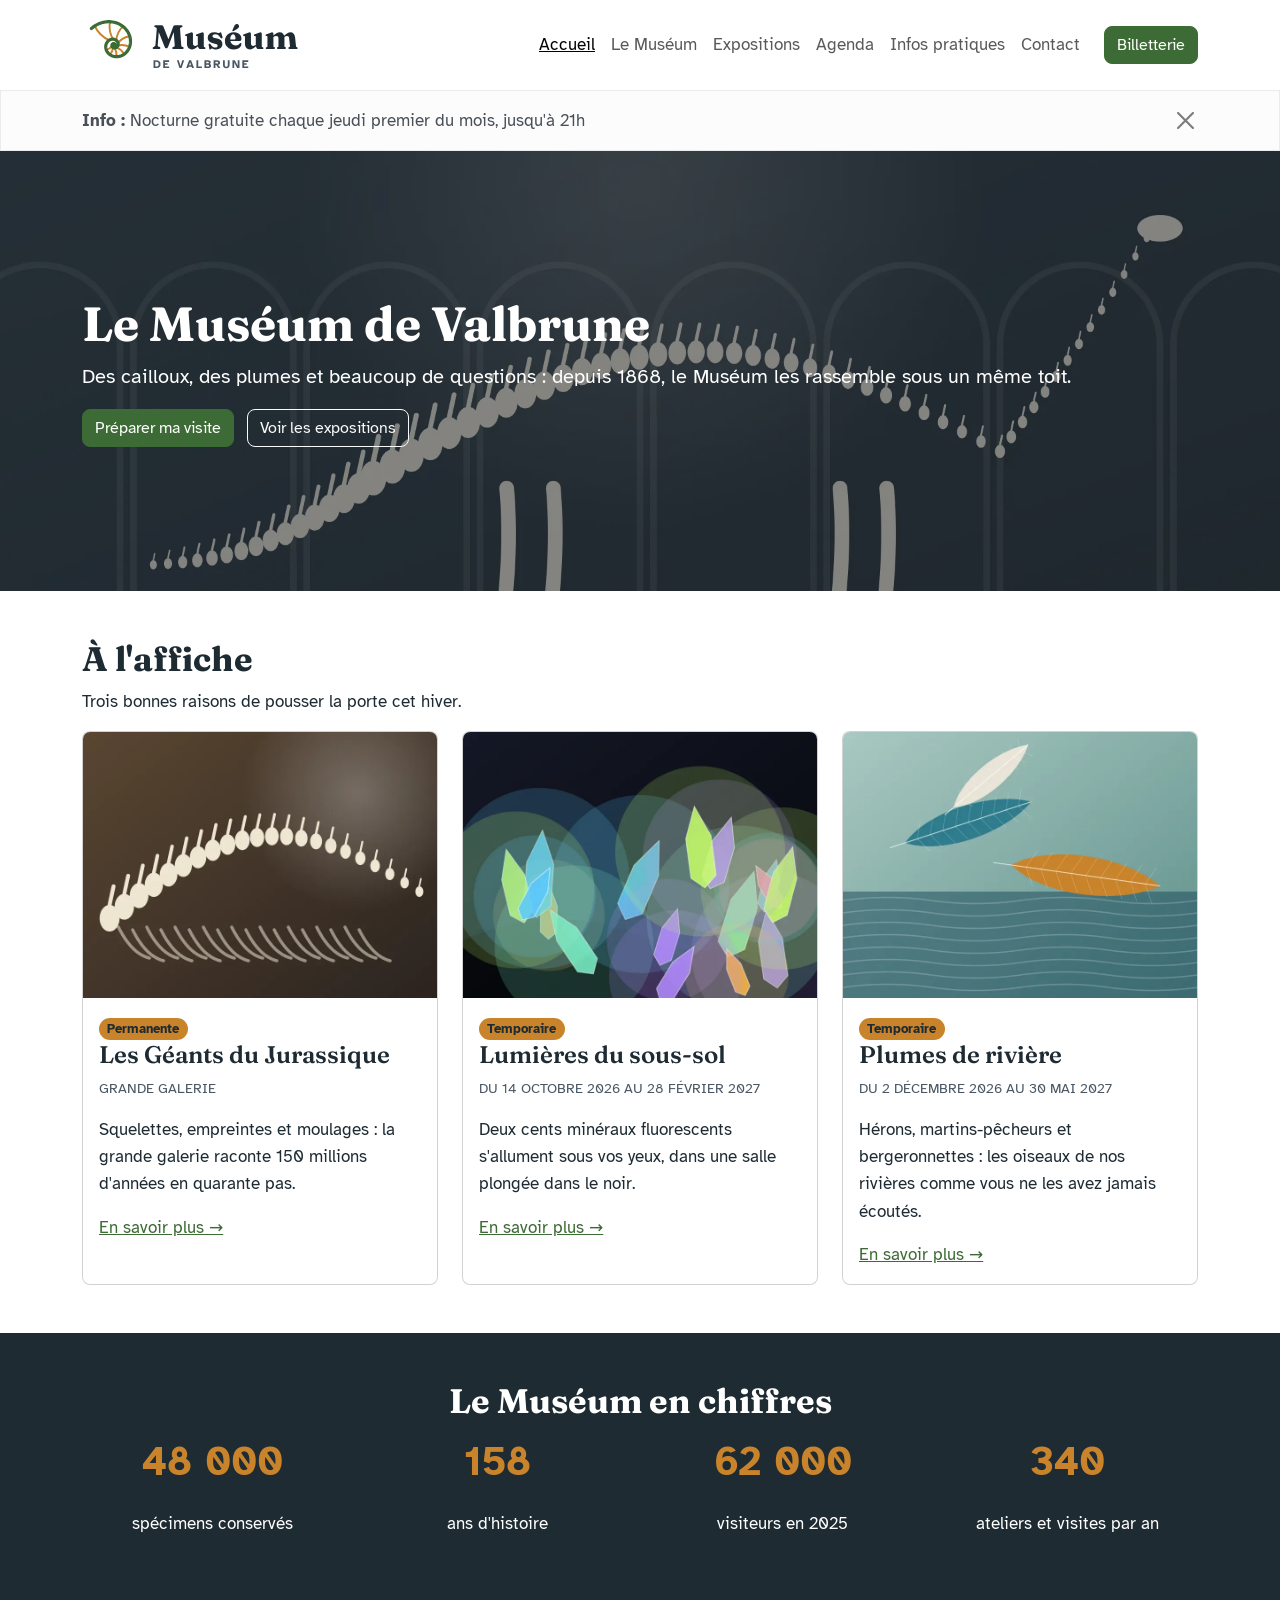
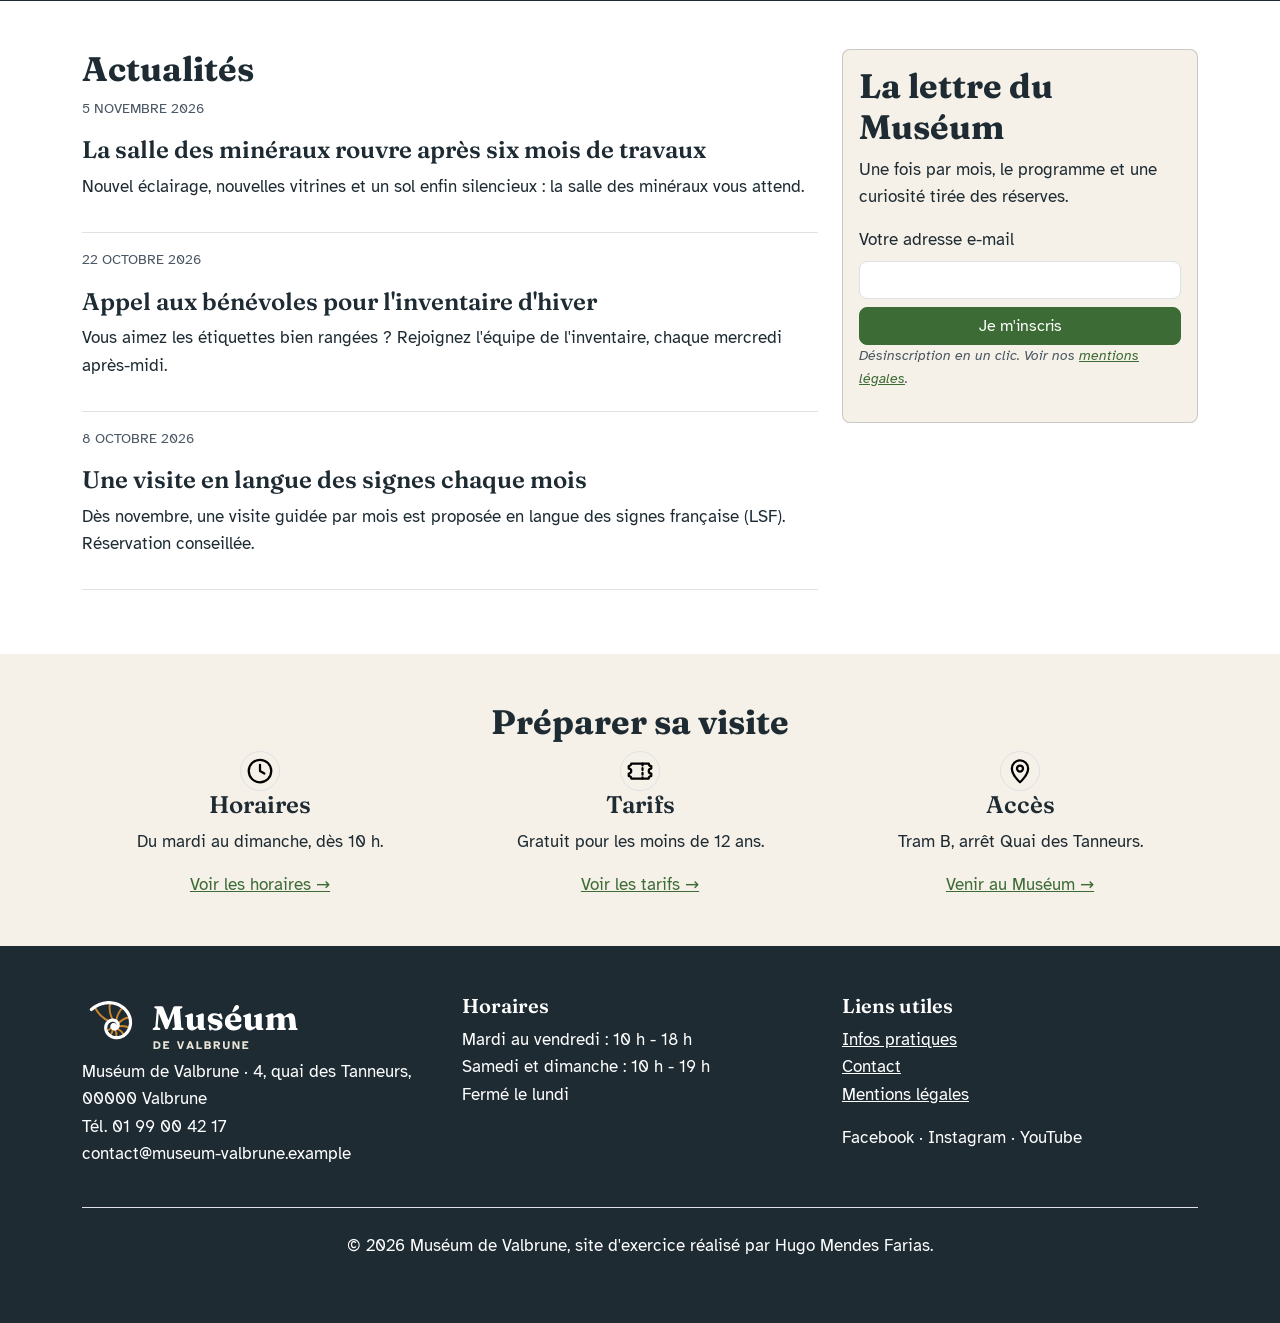
<file: index.html>
<!doctype html>
<html lang="fr">

<head>
  <meta charset="utf-8">
  <meta name="viewport" content="width=device-width, initial-scale=1">
  <title>Accueil | Muséum de Valbrune</title>
  <meta name="description"
    content="Découvrez le Muséum de Valbrune, ses expositions, ses actualités et ses collections. Retrouvez également les informations pour préparer votre visite.">
  <link rel="icon" href="assets/img/favicon.svg" type="image/svg+xml">

  <link href="https://cdn.jsdelivr.net/npm/bootstrap@5.3.8/dist/css/bootstrap.min.css" rel="stylesheet"
    integrity="sha384-sRIl4kxILFvY47J16cr9ZwB07vP4J8+LH7qKQnuqkuIAvNWLzeN8tE5YBujZqJLB" crossorigin="anonymous">

  <link rel="stylesheet" href="assets/css/style.css">
</head>

<body>
  <a class="visually-hidden-focusable" href="#contenu">Aller au contenu</a>
  <header class="sticky-top bg-white">
    <nav class="navbar-expand-lg navbar" aria-label="Navigation principale">
      <div class="container">
        <a class="navbar-brand" href="index.html">
          <img src="assets/img/logo-museum-valbrune.svg" alt="Muséum de Valbrune" width="221" height="64">
        </a>
        <button class="navbar-toggler" type="button" data-bs-toggle="collapse" data-bs-target="#menu-principal"
          aria-controls="menu-principal" aria-expanded="false" aria-label="Ouvrir le menu">
          <span class="navbar-toggler-icon"></span>
        </button>
        <div class="collapse navbar-collapse" id="menu-principal">
          <ul class="navbar-nav ms-auto">
            <li class="nav-item"><a class="nav-link active" href="index.html" aria-current="page">Accueil</a></li>
            <li class="nav-item"><a class="nav-link" href="le-museum.html">Le Muséum</a></li>
            <li class="nav-item"><a class="nav-link" href="expositions.html">Expositions</a></li>
            <!-- Le client a demandé de ne pas mettre de lien vers Agenda pour le moment, en attendant la page Agenda du palier 3. -->
            <li class="nav-item"><span class="nav-link">Agenda</span></li>
            <li class="nav-item"><a class="nav-link" href="infos-pratiques.html">Infos pratiques</a></li>
            <li class="nav-item"><a class="nav-link" href="contact.html">Contact</a></li>
          </ul>
          <a class="btn btn-primary ms-lg-3" href="infos-pratiques.html#tarifs">Billetterie</a>
        </div>
      </div>
    </nav>
  </header>

  <main id="contenu">
    <!-- Permet d'aligner le texte avec le logo et la croix avec le bouton Billetterie, sans le décalage horizontal ajouté par Bootstrap. -->
    <div class="alert alert-light fade show rounded-0 mb-0 px-0" role="alert">
      <div class="container d-flex justify-content-between align-items-center">
        <div>
          <strong>Info :</strong> Nocturne gratuite chaque jeudi premier du mois, jusqu'à 21h
        </div>
        <button type="button" class="btn-close" data-bs-dismiss="alert" aria-label="Fermer"></button>
      </div>
    </div>

    <section class="position-relative mv-hero align-items-center d-flex">
      <!-- Image décorative : le titre et le texte du bandeau donnent déjà les informations principales. -->
      <img class="position-absolute top-0 start-0 w-100 h-100 object-fit-cover"
        src="assets/img/hero-grande-galerie.webp" alt="" width="1920" height="800">
      <!-- Permet de garder le texte blanc du bandeau lisible en ajoutant un fond sombre sur l'image. -->
      <div class="position-absolute top-0 start-0 w-100 h-100 bg-dark bg-opacity-50"></div>
      <div class="container position-relative text-white py-5">
        <h1>Le Muséum de Valbrune</h1>
        <p class="lead">Des cailloux, des plumes et beaucoup de questions : depuis 1868, le Muséum les rassemble sous un
          même toit.</p>
        <a class="btn btn-primary me-2" href="infos-pratiques.html">Préparer ma visite</a>
        <a class="btn btn-outline-light" href="expositions.html">Voir les expositions</a>
      </div>
    </section>

    <section class="py-5">
      <div class="container">
        <h2>À l'affiche</h2>
        <p>Trois bonnes raisons de pousser la porte cet hiver.</p>
        <div class="row g-4">
          <div class="col-md-6 col-lg-4">
            <article class="card h-100">
              <img class="card-img-top img-fluid" src="assets/img/expo-geants-jurassique.webp" width="800" height="600"
                loading="lazy" alt="">
              <div class="card-body">
                <span class="badge rounded-pill mv-badge">Permanente</span>
                <h3 class="card-title">Les Géants du Jurassique</h3>
                <p class="text-uppercase small">Grande galerie</p>
                <p class="card-text">Squelettes, empreintes et moulages : la
                  grande galerie raconte 150 millions
                  d'années en quarante pas.
                </p>
                <!-- Permet aux lecteurs d'écran de savoir vers quelle exposition mène chaque lien, au lieu de lire trois fois le même texte. -->
                <a href="expositions.html">En savoir plus <span class="visually-hidden">sur Les Géants du
                    Jurassique</span> →</a>
              </div>
            </article>
          </div>

          <div class="col-md-6 col-lg-4">
            <article class="card h-100">
              <img class="card-img-top img-fluid" src="assets/img/expo-lumieres-sous-sol.webp" width="800" height="600"
                loading="lazy" alt="">
              <div class="card-body">
                <span class="badge rounded-pill mv-badge">Temporaire</span>
                <h3 class="card-title">Lumières du sous-sol</h3>
                <p class="text-uppercase small">Du 14 octobre 2026 au 28 février 2027</p>
                <p class="card-text">Deux cents minéraux fluorescents
                  s'allument sous vos yeux, dans une
                  salle plongée dans le noir.
                </p>
                <a href="expositions.html">En savoir plus <span class="visually-hidden">sur Lumières du sous-sol</span>
                  →</a>
              </div>
            </article>
          </div>

          <div class="col-md-6 col-lg-4">
            <article class="card h-100">
              <img class="card-img-top img-fluid" src="assets/img/expo-plumes-riviere.webp" width="800" height="600"
                loading="lazy" alt="">
              <div class="card-body">
                <span class="badge rounded-pill mv-badge">Temporaire</span>
                <h3 class="card-title">Plumes de rivière</h3>
                <p class="text-uppercase small">Du 2 décembre 2026 au 30 mai 2027</p>
                <p class="card-text">Hérons, martins-pêcheurs et
                  bergeronnettes : les oiseaux de nos
                  rivières comme vous ne les avez jamais
                  écoutés.
                </p>
                <a href="expositions.html">En savoir plus <span class="visually-hidden">sur Plumes de rivière</span>
                  →</a>
              </div>
            </article>
          </div>

        </div>
      </div>
    </section>

    <section class="mv-fond-encre py-5 text-center">
      <div class="container">
        <h2>Le Muséum en chiffres</h2>
        <div class="row g-4">
          <div class="col-6 col-lg-3">
            <p class="mv-chiffre fs-1 fw-bold">48 000</p>
            <p>spécimens conservés</p>
          </div>
          <div class="col-6 col-lg-3">
            <p class="mv-chiffre fs-1 fw-bold">158</p>
            <p>ans d'histoire</p>
          </div>
          <div class="col-6 col-lg-3">
            <p class="mv-chiffre fs-1 fw-bold">62 000</p>
            <p>visiteurs en 2025</p>
          </div>
          <div class="col-6 col-lg-3">
            <p class="mv-chiffre fs-1 fw-bold">340</p>
            <p>ateliers et visites par an</p>
          </div>
        </div>
      </div>
    </section>

    <section class="py-5">
      <div class="container">
        <div class="row g-4">
          <div class="col-lg-8">
            <h2>Actualités</h2>
            <article class="border-bottom pb-3 mb-3">
              <p class="small text-uppercase">5 novembre 2026</p>
              <h3>La salle des minéraux rouvre après six mois de travaux</h3>
              <p>Nouvel éclairage, nouvelles vitrines et un sol enfin silencieux : la salle des minéraux vous attend.
              </p>
            </article>
            <article class="border-bottom pb-3 mb-3">
              <p class="small text-uppercase">22 octobre 2026</p>
              <h3>Appel aux bénévoles pour l'inventaire d'hiver</h3>
              <p>Vous aimez les étiquettes bien rangées ? Rejoignez l'équipe de l'inventaire, chaque mercredi
                après-midi.</p>
            </article>
            <article class="border-bottom pb-3 mb-3">
              <p class="small text-uppercase">8 octobre 2026</p>
              <h3>Une visite en langue des signes chaque mois</h3>
              <p>Dès novembre, une visite guidée par mois est proposée en langue des signes française (LSF). Réservation
                conseillée.</p>
            </article>
          </div>

          <div class="col-lg-4">
            <div class="card mv-fond-craie">
              <div class="card-body">
                <h2>La lettre du Muséum</h2>

                <p>Une fois par mois, le programme et une curiosité tirée des réserves.</p>

                <form>
                  <label class="form-label" for="adresse-email">Votre adresse e-mail</label>
                  <input class="form-control" type="email" id="adresse-email">

                  <button type="submit" class="btn btn-primary w-100 mt-2">Je m'inscris</button>
                </form>

                <p class="small fst-italic">Désinscription en un clic. Voir nos <a href="mentions-legales.html">mentions
                    légales</a>.
                </p>
              </div>
            </div>
          </div>
        </div>
      </div>
    </section>

    <section class="py-5 text-center mv-fond-craie">
      <div class="container">
        <h2>Préparer sa visite</h2>

        <div class="row g-4">
          <div class="col-md-4">
            <img src="assets/icones/horloge.svg" alt="" aria-hidden="true" width="40" height="40"
              class="border rounded-circle p-1">
            <h3>Horaires</h3>
            <p>Du mardi au dimanche, dès 10 h.</p>
            <a href="infos-pratiques.html#horaires">Voir les horaires →</a>
          </div>

          <div class="col-md-4">
            <img src="assets/icones/billet.svg" alt="" aria-hidden="true" width="40" height="40"
              class="border rounded-circle p-1">
            <h3>Tarifs</h3>
            <p>Gratuit pour les moins de 12 ans.</p>
            <a href="infos-pratiques.html#tarifs">Voir les tarifs →</a>
          </div>
          <div class="col-md-4">
            <img src="assets/icones/plan.svg" alt="" aria-hidden="true" width="40" height="40"
              class="border rounded-circle p-1">
            <h3>Accès</h3>
            <p>Tram B, arrêt Quai des Tanneurs.</p>
            <a href="infos-pratiques.html#acces">Venir au Muséum →</a>
          </div>
        </div>
      </div>
    </section>
  </main>

  <footer class="mv-fond-encre py-5">
    <div class="container">

      <div class="row">

        <div class="col-md-4">
          <img src="assets/img/logo-museum-valbrune-blanc.svg" alt="Muséum de Valbrune" width="221" height="64">
          <address>
            Muséum de Valbrune · 4, quai des Tanneurs, 00000 Valbrune<br>
            Tél. 01 99 00 42 17<br>
            contact@museum-valbrune.example
          </address>
        </div>

        <div class="col-md-4">
          <h2 class="h5">Horaires</h2>
          <p>
            Mardi au vendredi : 10 h - 18 h<br>
            Samedi et dimanche : 10 h - 19 h<br>
            Fermé le lundi
          </p>
        </div>

        <div class="col-md-4">
          <h2 class="h5">Liens utiles</h2>
          <ul class="list-unstyled">
            <li><a href="infos-pratiques.html">Infos pratiques</a></li>
            <li><a href="contact.html">Contact</a></li>
            <li><a href="mentions-legales.html">Mentions légales</a></li>
          </ul>
          <p>Facebook · Instagram · YouTube</p>
        </div>
      </div>
      <p class="text-center border-top pt-4 mt-4">© 2026 Muséum de Valbrune, site d'exercice réalisé par Hugo Mendes
        Farias.</p>
    </div>
  </footer>

  <script src="https://cdn.jsdelivr.net/npm/bootstrap@5.3.8/dist/js/bootstrap.bundle.min.js"
    integrity="sha384-FKyoEForCGlyvwx9Hj09JcYn3nv7wiPVlz7YYwJrWVcXK/BmnVDxM+D2scQbITxI"
    crossorigin="anonymous"></script>
</body>

</html>
</file>
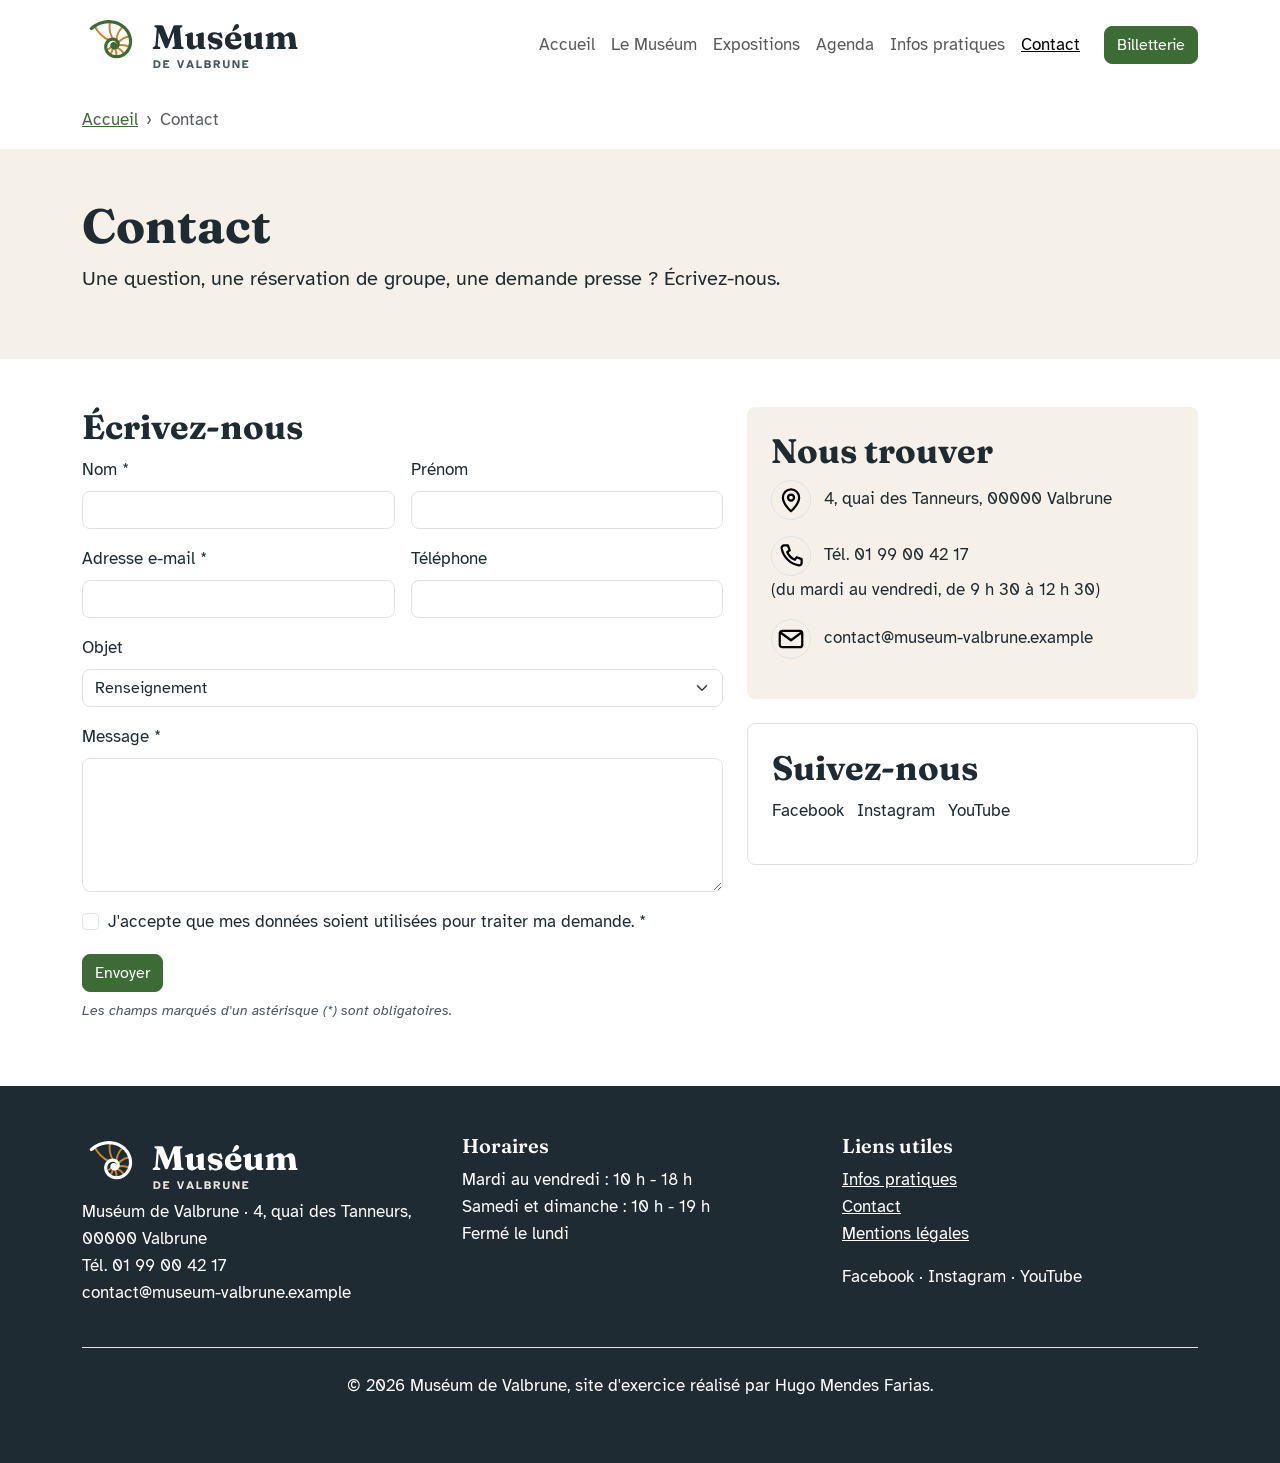
<file: contact.html>
<!doctype html>
<html lang="fr">

<head>
  <meta charset="utf-8">
  <meta name="viewport" content="width=device-width, initial-scale=1">
  <title>Contact | Muséum de Valbrune</title>
  <meta name="description"
    content="Contactez le Muséum de Valbrune pour une demande de renseignement, une réservation de groupe ou une demande presse. Retrouvez nos coordonnées.">
  <link rel="icon" href="assets/img/favicon.svg" type="image/svg+xml">

  <link href="https://cdn.jsdelivr.net/npm/bootstrap@5.3.8/dist/css/bootstrap.min.css" rel="stylesheet"
    integrity="sha384-sRIl4kxILFvY47J16cr9ZwB07vP4J8+LH7qKQnuqkuIAvNWLzeN8tE5YBujZqJLB" crossorigin="anonymous">

  <link rel="stylesheet" href="assets/css/style.css">
</head>

<body>
  <a class="visually-hidden-focusable" href="#contenu">Aller au contenu</a>
  <header class="sticky-top bg-white">
    <nav class="navbar-expand-lg navbar" aria-label="Navigation principale">
      <div class="container">
        <a class="navbar-brand" href="index.html">
          <img src="assets/img/logo-museum-valbrune.svg" alt="Muséum de Valbrune" width="221" height="64">
        </a>
        <button class="navbar-toggler" type="button" data-bs-toggle="collapse" data-bs-target="#menu-principal"
          aria-controls="menu-principal" aria-expanded="false" aria-label="Ouvrir le menu">
          <span class="navbar-toggler-icon"></span>
        </button>
        <div class="collapse navbar-collapse" id="menu-principal">
          <ul class="navbar-nav ms-auto">
            <li class="nav-item"><a class="nav-link" href="index.html">Accueil</a></li>
            <li class="nav-item"><a class="nav-link" href="le-museum.html">Le Muséum</a></li>
            <li class="nav-item"><a class="nav-link" href="expositions.html">Expositions</a></li>
            <!-- Le client a demandé de ne pas mettre de lien vers Agenda pour le moment, en attendant la page Agenda du palier 3. -->
            <li class="nav-item"><span class="nav-link">Agenda</span></li>
            <li class="nav-item"><a class="nav-link" href="infos-pratiques.html">Infos pratiques</a></li>
            <li class="nav-item"><a class="nav-link active" href="contact.html" aria-current="page">Contact</a></li>
          </ul>
          <a class="btn btn-primary ms-lg-3" href="infos-pratiques.html#tarifs">Billetterie</a>
        </div>
      </div>
    </nav>
  </header>

  <main id="contenu">
    <div class="container pt-3">
      <nav aria-label="Fil d'Ariane">
        <ol class="breadcrumb">
          <li class="breadcrumb-item"><a href="index.html">Accueil</a></li>
          <li class="breadcrumb-item active" aria-current="page">Contact</li>
        </ol>
      </nav>
    </div>

    <section class="mv-fond-craie py-5">
      <div class="container">
        <h1>Contact</h1>
        <p class="lead">Une question, une réservation de groupe, une demande presse ?
          Écrivez-nous.</p>
      </div>
    </section>

    <div class="container py-5">
      <div class="row g-4">
        <div class="col-lg-7">
          <h2>Écrivez-nous</h2>
          <form>
            <div class="row g-3">
              <div class="col-md-6">
                <label for="nom" class="form-label">Nom *</label>
                <input type="text" id="nom" class="form-control" required>
              </div>

              <div class="col-md-6">
                <label for="prenom" class="form-label">Prénom</label>
                <input type="text" id="prenom" class="form-control">
              </div>

              <div class="col-md-6">
                <label for="adresse-email" class="form-label">Adresse e-mail *</label>
                <input type="email" id="adresse-email" class="form-control" required>
              </div>

              <div class="col-md-6">
                <label for="telephone" class="form-label">Téléphone</label>
                <input type="tel" id="telephone" class="form-control">
              </div>

              <div class="col-12">
                <label for="objet" class="form-label">Objet</label>
                <select id="objet" class="form-select">
                  <option>Renseignement</option>
                  <option>Réservation de groupe</option>
                  <option>Presse</option>
                  <option>Autre</option>
                </select>
              </div>

              <div class="col-12">
                <label for="message" class="form-label">Message *</label>
                <textarea id="message" class="form-control" rows="5" required></textarea>
              </div>

              <div class="col-12">
                <div class="form-check">
                  <input type="checkbox" class="form-check-input" id="consentement" required>
                  <label class="form-check-label" for="consentement">J'accepte que mes données soient
                    utilisées pour traiter ma demande. *</label>
                </div>
              </div>

              <div class="col-12">
                <button type="submit" class="btn btn-primary">Envoyer</button>
                <p class="small fst-italic mt-2">Les champs marqués d'un astérisque (*) sont
                  obligatoires.</p>
              </div>
            </div>
          </form>
        </div>

        <div class="col-lg-5">
          <div class="mv-fond-craie p-4 rounded-3">
            <h2>Nous trouver</h2>
            <address>
              <p>
                <img src="assets/icones/plan.svg" alt="" aria-hidden="true" width="40" height="40"
                  class="me-2 border rounded-circle p-1">
                4, quai des Tanneurs, 00000 Valbrune
              </p>

              <p>
                <img src="assets/icones/telephone.svg" alt="" aria-hidden="true" width="40" height="40"
                  class="me-2 border rounded-circle p-1">
                Tél. 01 99 00 42 17
                <br>
                (du mardi au vendredi, de 9 h 30 à 12 h 30)
              </p>

              <p>
                <img src="assets/icones/courriel.svg" alt="" aria-hidden="true" width="40" height="40"
                  class="me-2 border rounded-circle p-1">
                contact@museum-valbrune.example
              </p>
            </address>
          </div>

          <div class="border rounded-3 p-4 mt-4">
            <h2>Suivez-nous</h2>
            <ul class="list-inline">
              <li class="list-inline-item">Facebook</li>
              <li class="list-inline-item">Instagram</li>
              <li class="list-inline-item">YouTube</li>
            </ul>
          </div>
        </div>
      </div>
    </div>
  </main>

  <footer class="mv-fond-encre py-5">
    <div class="container">

      <div class="row">

        <div class="col-md-4">
          <img src="assets/img/logo-museum-valbrune-blanc.svg" alt="Muséum de Valbrune" width="221" height="64">
          <address>
            Muséum de Valbrune · 4, quai des Tanneurs, 00000 Valbrune<br>
            Tél. 01 99 00 42 17<br>
            contact@museum-valbrune.example
          </address>
        </div>

        <div class="col-md-4">
          <h2 class="h5">Horaires</h2>
          <p>
            Mardi au vendredi : 10 h - 18 h<br>
            Samedi et dimanche : 10 h - 19 h<br>
            Fermé le lundi
          </p>
        </div>

        <div class="col-md-4">
          <h2 class="h5">Liens utiles</h2>
          <ul class="list-unstyled">
            <li><a href="infos-pratiques.html">Infos pratiques</a></li>
            <li><a href="contact.html">Contact</a></li>
            <li><a href="mentions-legales.html">Mentions légales</a></li>
          </ul>
          <p>Facebook · Instagram · YouTube</p>
        </div>
      </div>
      <p class="text-center border-top pt-4 mt-4">© 2026 Muséum de Valbrune, site d'exercice réalisé par Hugo
        Mendes Farias.</p>
    </div>
  </footer>

  <script src="https://cdn.jsdelivr.net/npm/bootstrap@5.3.8/dist/js/bootstrap.bundle.min.js"
    integrity="sha384-FKyoEForCGlyvwx9Hj09JcYn3nv7wiPVlz7YYwJrWVcXK/BmnVDxM+D2scQbITxI"
    crossorigin="anonymous"></script>
</body>

</html>
</file>
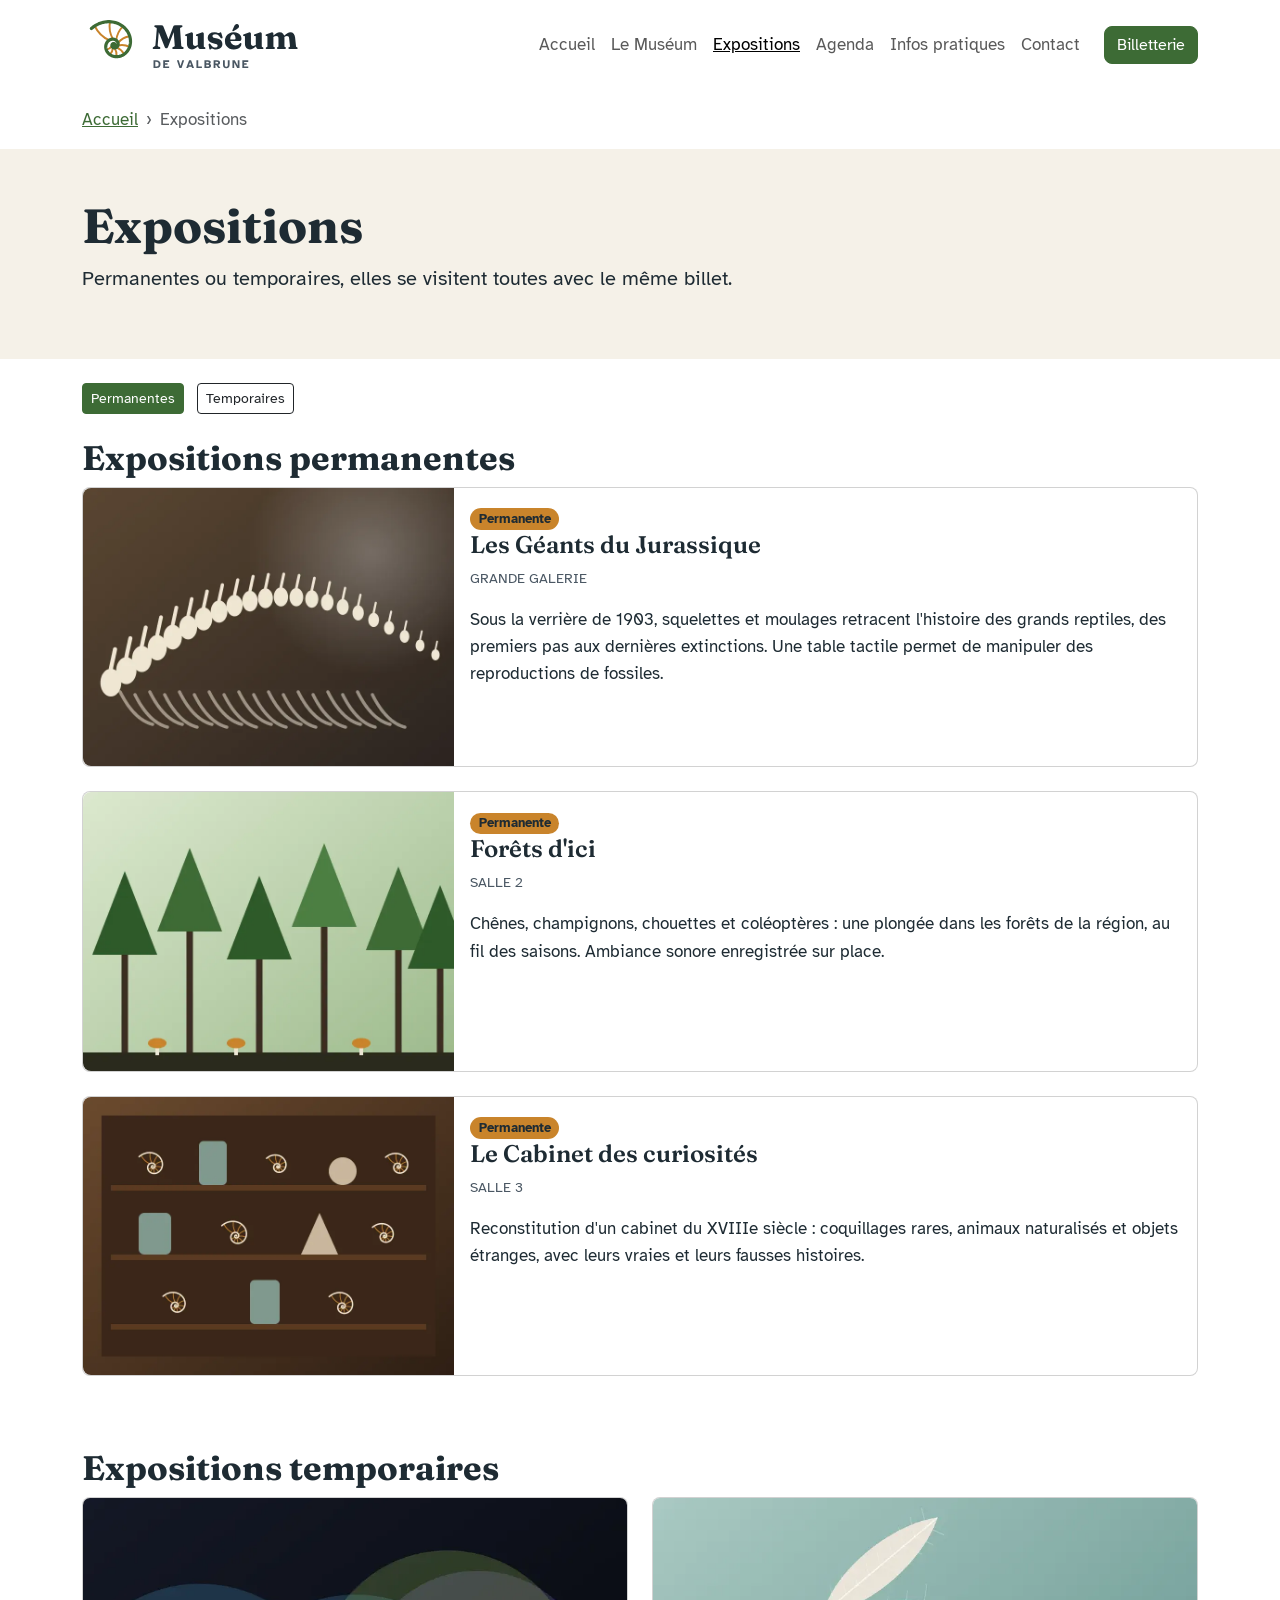
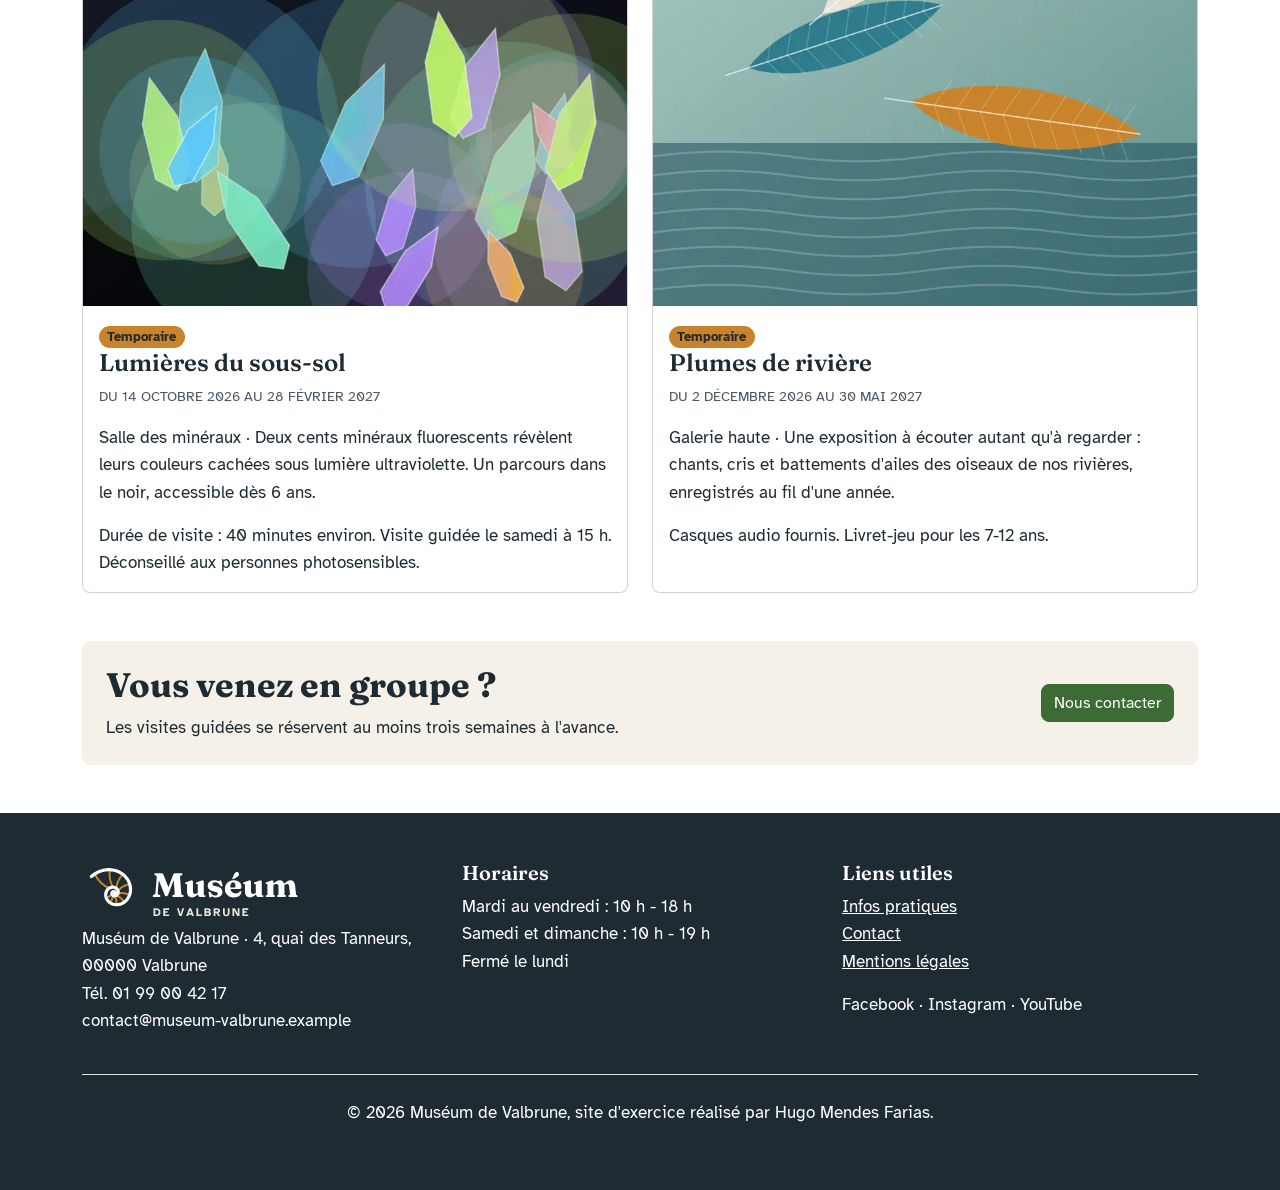
<file: expositions.html>
<!doctype html>
<html lang="fr">

<head>
  <meta charset="utf-8">
  <meta name="viewport" content="width=device-width, initial-scale=1">
  <title>Expositions | Muséum de Valbrune</title>
  <meta name="description"
    content="Découvrez les expositions permanentes et temporaires du Muséum de Valbrune : dinosaures, forêts, minéraux fluorescents et oiseaux des rivières.">
  <link rel="icon" href="assets/img/favicon.svg" type="image/svg+xml">

  <link href="https://cdn.jsdelivr.net/npm/bootstrap@5.3.8/dist/css/bootstrap.min.css" rel="stylesheet"
    integrity="sha384-sRIl4kxILFvY47J16cr9ZwB07vP4J8+LH7qKQnuqkuIAvNWLzeN8tE5YBujZqJLB" crossorigin="anonymous">

  <link rel="stylesheet" href="assets/css/style.css">
</head>

<body>
  <a class="visually-hidden-focusable" href="#contenu">Aller au contenu</a>
  <header class="sticky-top bg-white">
    <nav class="navbar-expand-lg navbar" aria-label="Navigation principale">
      <div class="container">
        <a class="navbar-brand" href="index.html">
          <img src="assets/img/logo-museum-valbrune.svg" alt="Muséum de Valbrune" width="221" height="64">
        </a>
        <button class="navbar-toggler" type="button" data-bs-toggle="collapse" data-bs-target="#menu-principal"
          aria-controls="menu-principal" aria-expanded="false" aria-label="Ouvrir le menu">
          <span class="navbar-toggler-icon"></span>
        </button>
        <div class="collapse navbar-collapse" id="menu-principal">
          <ul class="navbar-nav ms-auto">
            <li class="nav-item"><a class="nav-link" href="index.html">Accueil</a></li>
            <li class="nav-item"><a class="nav-link" href="le-museum.html">Le Muséum</a></li>
            <li class="nav-item"><a class="nav-link active" href="expositions.html" aria-current="page">Expositions</a></li>
            <!-- Le client a demandé de ne pas mettre de lien vers Agenda pour le moment, en attendant la page Agenda du palier 3. -->
            <li class="nav-item"><span class="nav-link">Agenda</span></li>
            <li class="nav-item"><a class="nav-link" href="infos-pratiques.html">Infos pratiques</a></li>
            <li class="nav-item"><a class="nav-link" href="contact.html">Contact</a></li>
          </ul>
          <a class="btn btn-primary ms-lg-3" href="infos-pratiques.html#tarifs">Billetterie</a>
        </div>
      </div>
    </nav>
  </header>

  <main id="contenu">

    <div class="container pt-3">
      <nav aria-label="Fil d'Ariane">
        <ol class="breadcrumb">
          <li class="breadcrumb-item"><a href="index.html">Accueil</a></li>
          <li class="breadcrumb-item active" aria-current="page">Expositions</li>
        </ol>
      </nav>
    </div>

    <section class="mv-fond-craie py-5">
      <div class="container">
        <h1>Expositions</h1>
        <p class="lead">Permanentes ou temporaires, elles se visitent toutes avec le même billet.</p>
      </div>
    </section>

    <div class="container py-4">
      <nav aria-label="Sommaire de la page">
        <a href="#permanentes" class="btn btn-primary btn-sm me-2">Permanentes</a>
        <a href="#temporaires" class="btn btn-outline-dark btn-sm">Temporaires</a>
      </nav>
    </div>

    <section id="permanentes" class="pb-5">
      <div class="container">
        <h2>Expositions permanentes</h2>

        <article class="card mb-4">
          <div class="row g-0">
            <div class="col-md-4">
              <!-- L'image est visible dès l'ouverture de la page, il n'est donc pas nécessaire de retarder son chargement. -->
              <img src="assets/img/expo-geants-jurassique.webp" alt="" width="800" height="600"
                class="img-fluid rounded-start">
            </div>

            <div class="col-md-8">
              <div class="card-body">
                <span class="badge rounded-pill mv-badge">Permanente</span>

                <h3 class="card-title">Les Géants du Jurassique</h3>

                <p class="text-uppercase small">Grande galerie</p>

                <p class="card-text">Sous la verrière de 1903, squelettes et moulages retracent
                  l'histoire des grands reptiles, des premiers pas aux dernières extinctions. Une
                  table tactile permet de manipuler des reproductions de fossiles.</p>
              </div>
            </div>
          </div>
        </article>

        <article class="card mb-4">
          <div class="row g-0">
            <div class="col-md-4">
              <img src="assets/img/expo-forets-ici.webp" alt="" width="800" height="600" loading="lazy"
                class="img-fluid rounded-start">
            </div>

            <div class="col-md-8">
              <div class="card-body">
                <span class="badge rounded-pill mv-badge">Permanente</span>

                <h3 class="card-title">Forêts d'ici</h3>

                <p class="text-uppercase small">Salle 2</p>

                <p class="card-text">Chênes, champignons, chouettes et coléoptères : une plongée dans
                  les forêts de la région, au fil des saisons. Ambiance sonore enregistrée sur place.
                </p>
              </div>
            </div>
          </div>
        </article>

        <article class="card mb-4">
          <div class="row g-0">
            <div class="col-md-4">
              <img src="assets/img/expo-cabinet-curiosites.webp" alt="" width="800" height="600" loading="lazy"
                class="img-fluid rounded-start">
            </div>

            <div class="col-md-8">
              <div class="card-body">
                <span class="badge rounded-pill mv-badge">Permanente</span>

                <h3 class="card-title">Le Cabinet des curiosités</h3>

                <p class="text-uppercase small">Salle 3</p>

                <p class="card-text">Reconstitution d'un cabinet du XVIIIe siècle : coquillages rares,
                  animaux naturalisés et objets étranges, avec leurs vraies et leurs fausses
                  histoires.
                </p>
              </div>
            </div>
          </div>
        </article>
      </div>
    </section>

    <section id="temporaires" class="pb-5">
      <div class="container">
        <h2>Expositions temporaires</h2>

        <div class="row g-4">

          <div class="col-md-6">
            <article class="card h-100">
              <img src="assets/img/expo-lumieres-sous-sol.webp" alt="" class="card-img-top img-fluid" width="800"
                height="600" loading="lazy">
              <!-- Le bouton pour en savoir plus sur les expositions temporaires est prévu pour le palier 3, d'après la maquette. -->
              <div class="card-body">
                <span class="badge rounded-pill mv-badge">Temporaire</span>

                <h3 class="card-title">Lumières du sous-sol</h3>

                <p class="text-uppercase small">Du 14 octobre 2026 au 28 février 2027</p>

                <p class="card-text">
                  Salle des minéraux · Deux cents minéraux fluorescents révèlent leurs
                  couleurs cachées sous lumière ultraviolette. Un parcours dans le noir,
                  accessible dès 6 ans.
                </p>

                <p class="card-text">
                  Durée de visite : 40 minutes environ. Visite guidée le samedi à 15 h.
                  Déconseillé aux personnes photosensibles.
                </p>
              </div>
            </article>
          </div>

          <div class="col-md-6">
            <article class="card h-100">
              <img src="assets/img/expo-plumes-riviere.webp" alt="" width="800" height="600"
                class="card-img-top img-fluid" loading="lazy">

              <div class="card-body">
                <span class="badge rounded-pill mv-badge">Temporaire</span>

                <h3 class="card-title">Plumes de rivière</h3>

                <p class="text-uppercase small">Du 2 décembre 2026 au 30 mai 2027</p>

                <p class="card-text">
                  Galerie haute · Une exposition à écouter autant qu'à regarder : chants, cris
                  et battements d'ailes des oiseaux de nos rivières, enregistrés au fil d'une
                  année.
                </p>

                <p class="card-text">
                  Casques audio fournis. Livret-jeu pour les 7-12 ans.
                </p>
              </div>
            </article>
          </div>
        </div>
      </div>
    </section>

    <section class="pb-5">
      <div class="container">
        <div class="mv-fond-craie p-4 rounded-3 d-md-flex justify-content-between align-items-center">
          <div>
            <h2>Vous venez en groupe ?</h2>
            <p class="mb-0">Les visites guidées se réservent au moins trois semaines à l'avance.
            </p>
          </div>

          <a href="contact.html" class="btn btn-primary mt-3 mt-md-0">Nous contacter</a>
        </div>
      </div>
    </section>

  </main>

  <footer class="mv-fond-encre py-5">
    <div class="container">

      <div class="row">

        <div class="col-md-4">
          <img src="assets/img/logo-museum-valbrune-blanc.svg" alt="Muséum de Valbrune" width="221" height="64">

          <address>
            Muséum de Valbrune · 4, quai des Tanneurs, 00000 Valbrune<br>
            Tél. 01 99 00 42 17<br>
            contact@museum-valbrune.example
          </address>
        </div>

        <div class="col-md-4">
          <h2 class="h5">Horaires</h2>
          <p>
            Mardi au vendredi : 10 h - 18 h<br>
            Samedi et dimanche : 10 h - 19 h<br>
            Fermé le lundi
          </p>
        </div>

        <div class="col-md-4">
          <h2 class="h5">Liens utiles</h2>
          <ul class="list-unstyled">
            <li><a href="infos-pratiques.html">Infos pratiques</a></li>
            <li><a href="contact.html">Contact</a></li>
            <li><a href="mentions-legales.html">Mentions légales</a></li>
          </ul>
          <p>Facebook · Instagram · YouTube</p>
        </div>

      </div>

      <p class="text-center border-top pt-4 mt-4">© 2026 Muséum de Valbrune, site d'exercice réalisé par Hugo
        Mendes Farias.</p>

    </div>
  </footer>

  <script src="https://cdn.jsdelivr.net/npm/bootstrap@5.3.8/dist/js/bootstrap.bundle.min.js"
    integrity="sha384-FKyoEForCGlyvwx9Hj09JcYn3nv7wiPVlz7YYwJrWVcXK/BmnVDxM+D2scQbITxI"
    crossorigin="anonymous"></script>
</body>

</html>
</file>
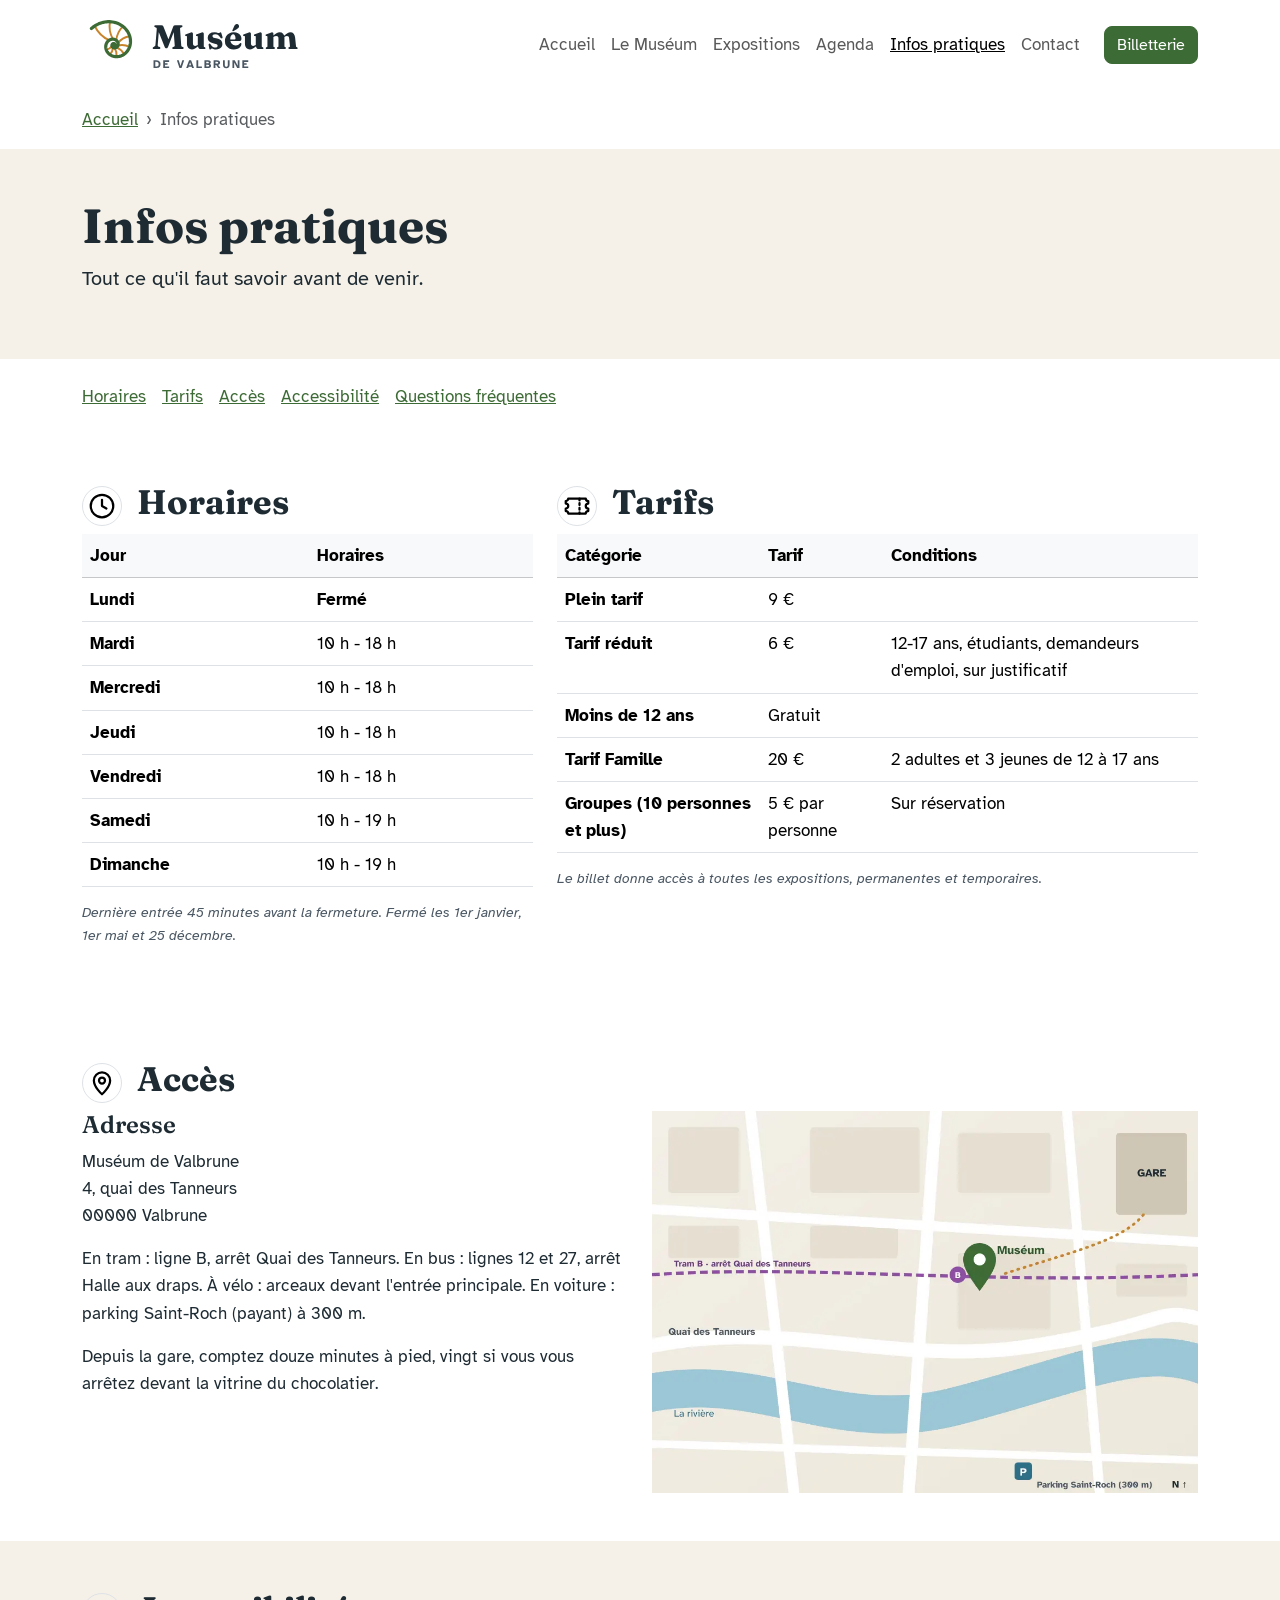
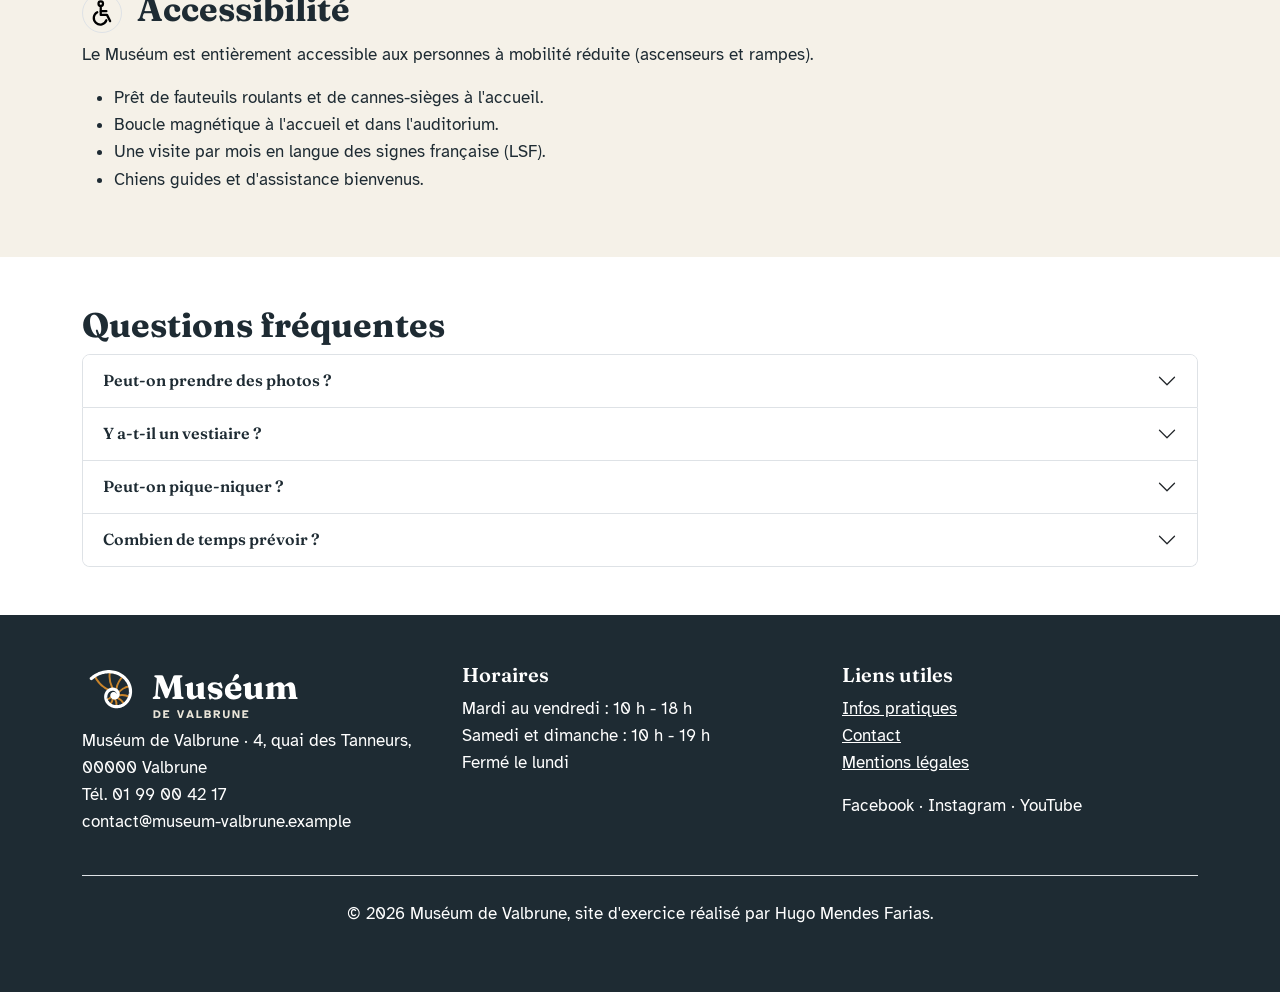
<file: infos-pratiques.html>
<!doctype html>
<html lang="fr">

<head>
  <meta charset="utf-8">
  <meta name="viewport" content="width=device-width, initial-scale=1">
  <title>Infos pratiques | Muséum de Valbrune</title>
  <meta name="description"
    content="Préparez votre visite au Muséum de Valbrune : horaires, tarifs, accès, informations sur l'accessibilité et réponses aux questions fréquentes.">
  <link rel="icon" href="assets/img/favicon.svg" type="image/svg+xml">

  <link href="https://cdn.jsdelivr.net/npm/bootstrap@5.3.8/dist/css/bootstrap.min.css" rel="stylesheet"
    integrity="sha384-sRIl4kxILFvY47J16cr9ZwB07vP4J8+LH7qKQnuqkuIAvNWLzeN8tE5YBujZqJLB" crossorigin="anonymous">

  <link rel="stylesheet" href="assets/css/style.css">
</head>

<body>
  <a class="visually-hidden-focusable" href="#contenu">Aller au contenu</a>
  <header class="sticky-top bg-white">
    <nav class="navbar-expand-lg navbar" aria-label="Navigation principale">
      <div class="container">
        <a class="navbar-brand" href="index.html">
          <img src="assets/img/logo-museum-valbrune.svg" alt="Muséum de Valbrune" width="221" height="64">
        </a>
        <button class="navbar-toggler" type="button" data-bs-toggle="collapse" data-bs-target="#menu-principal"
          aria-controls="menu-principal" aria-expanded="false" aria-label="Ouvrir le menu">
          <span class="navbar-toggler-icon"></span>
        </button>
        <div class="collapse navbar-collapse" id="menu-principal">
          <ul class="navbar-nav ms-auto">
            <li class="nav-item"><a class="nav-link" href="index.html">Accueil</a></li>
            <li class="nav-item"><a class="nav-link" href="le-museum.html">Le Muséum</a></li>
            <li class="nav-item"><a class="nav-link" href="expositions.html">Expositions</a></li>
            <!-- Le client a demandé de ne pas mettre de lien vers Agenda pour le moment, en attendant la page Agenda du palier 3. -->
            <li class="nav-item"><span class="nav-link">Agenda</span></li>
            <li class="nav-item"><a class="nav-link active" href="infos-pratiques.html" aria-current="page">Infos
                pratiques</a></li>
            <li class="nav-item"><a class="nav-link" href="contact.html">Contact</a></li>
          </ul>
          <a class="btn btn-primary ms-lg-3" href="infos-pratiques.html#tarifs">Billetterie</a>
        </div>
      </div>
    </nav>
  </header>

  <main id="contenu">
    <div class="container pt-3">
      <nav aria-label="Fil d'Ariane">
        <ol class="breadcrumb">
          <li class="breadcrumb-item"><a href="index.html">Accueil</a></li>
          <li class="breadcrumb-item active" aria-current="page">Infos pratiques</li>
        </ol>
      </nav>
    </div>

    <section class="mv-fond-craie py-5">
      <div class="container">
        <h1>Infos pratiques</h1>
        <p class="lead">Tout ce qu'il faut savoir avant de venir.</p>
      </div>
    </section>

    <div class="container py-3">
      <nav aria-label="Sommaire de la page">
        <ul class="nav mv-sommaire">
          <li class="nav-item"><a class="nav-link" href="#horaires">Horaires</a></li>
          <li class="nav-item"><a class="nav-link" href="#tarifs">Tarifs</a></li>
          <li class="nav-item"><a class="nav-link" href="#acces">Accès</a></li>
          <li class="nav-item"><a class="nav-link" href="#accessibilite">Accessibilité</a></li>
          <li class="nav-item"><a class="nav-link" href="#faq">Questions fréquentes</a></li>
        </ul>
      </nav>
    </div>

    <div class="container py-5">
      <div class="row g-4">
        <section id="horaires" class="col-lg-5">
          <h2><img src="assets/icones/horloge.svg" alt="" aria-hidden="true" width="40" height="40"
              class="me-2 border rounded-circle p-1"> Horaires</h2>

          <table class="table">
            <!-- Permet aux lecteurs d'écran de connaître le sujet du tableau sans ajouter un titre visible qui n'est pas prévu sur la maquette. -->
            <caption class="visually-hidden">Horaires d'ouverture du Muséum</caption>
            <thead class="table-light">
              <tr>
                <th scope="col">Jour</th>
                <th scope="col">Horaires</th>
              </tr>
            </thead>
            <tbody>
              <tr>
                <th scope="row">Lundi</th>
                <td class="fw-bold">Fermé</td>
              </tr>
              <tr>
                <th scope="row">Mardi</th>
                <td>10 h - 18 h</td>
              </tr>
              <tr>
                <th scope="row">Mercredi</th>
                <td>10 h - 18 h</td>
              </tr>
              <tr>
                <th scope="row">Jeudi</th>
                <td>10 h - 18 h</td>
              </tr>
              <tr>
                <th scope="row">Vendredi</th>
                <td>10 h - 18 h</td>
              </tr>
              <tr>
                <th scope="row">Samedi</th>
                <td>10 h - 19 h</td>
              </tr>
              <tr>
                <th scope="row">Dimanche</th>
                <td>10 h - 19 h</td>
              </tr>
            </tbody>
          </table>

          <p class="small fst-italic">Dernière entrée 45 minutes avant la fermeture. Fermé les 1er
            janvier,
            1er mai et 25
            décembre.</p>
        </section>

        <section id="tarifs" class="col-lg-7">
          <h2><img src="assets/icones/billet.svg" alt="" aria-hidden="true" width="40" height="40"
              class="me-2 border rounded-circle p-1"> Tarifs</h2>

          <div class="table-responsive">
            <table class="table">
              <caption class="visually-hidden">Tarifs d'entrée du Muséum</caption>
              <thead class="table-light">
                <tr>
                  <th scope="col">Catégorie</th>
                  <th scope="col">Tarif</th>
                  <th scope="col">Conditions</th>
                </tr>
              </thead>
              <tbody>
                <tr>
                  <th scope="row">Plein tarif</th>
                  <td>9 €</td>
                  <td></td>
                </tr>
                <tr>
                  <th scope="row">Tarif réduit</th>
                  <td>6 €</td>
                  <td>12-17 ans, étudiants, demandeurs d'emploi, sur justificatif</td>
                </tr>
                <tr>
                  <th scope="row">Moins de 12 ans</th>
                  <td>Gratuit</td>
                  <td></td>
                </tr>
                <tr>
                  <th scope="row">Tarif Famille</th>
                  <td>20 €</td>
                  <td>2 adultes et 3 jeunes de 12 à 17 ans</td>
                </tr>
                <tr>
                  <th scope="row">Groupes (10 personnes et plus)</th>
                  <td>5 € par personne</td>
                  <td>Sur réservation</td>
                </tr>
              </tbody>
            </table>
          </div>

          <p class="small fst-italic">
            Le billet donne accès à toutes les expositions, permanentes et temporaires.
          </p>
        </section>
      </div>
    </div>

    <section id="acces">
      <div class="container py-5">
        <h2><img src="assets/icones/plan.svg" alt="" aria-hidden="true" width="40" height="40"
            class="me-2 border rounded-circle p-1"> Accès</h2>

        <div class="row g-4">
          <div class="col-lg-6">
            <h3>Adresse</h3>
            <address>
              Muséum de Valbrune<br>
              4, quai des Tanneurs<br>
              00000 Valbrune
            </address>
            <p>En tram : ligne B, arrêt Quai des Tanneurs. En bus : lignes 12 et 27, arrêt Halle aux draps.
              À vélo : arceaux devant l'entrée principale. En voiture : parking Saint-Roch (payant) à 300
              m.
            </p>

            <p>Depuis la gare, comptez douze minutes à pied, vingt si vous vous arrêtez devant la vitrine
              du chocolatier.
            </p>
          </div>

          <div class="col-lg-6">
            <img src="assets/img/plan-acces.webp" class="img-fluid" width="1000" height="700" loading="lazy"
              alt="Plan du quartier indiquant la gare, le tram B, le quai des Tanneurs et l'emplacement du Muséum.">
          </div>
        </div>
      </div>
    </section>

    <section id="accessibilite" class="mv-fond-craie py-5">
      <div class="container">
        <h2><img src="assets/icones/accessibilite.svg" alt="" aria-hidden="true" width="40" height="40"
            class="me-2 border rounded-circle p-1"> Accessibilité</h2>

        <p>Le Muséum est entièrement accessible aux personnes à mobilité réduite (ascenseurs et rampes).</p>

        <ul>
          <li>Prêt de fauteuils roulants et de cannes-sièges à l'accueil.</li>
          <li>Boucle magnétique à l'accueil et dans l'auditorium.</li>
          <li>Une visite par mois en langue des signes française (LSF).</li>
          <li>Chiens guides et d'assistance bienvenus.</li>
        </ul>
      </div>
    </section>

    <section id="faq" class="py-5">
      <div class="container">
        <h2>Questions fréquentes</h2>

        <div class="accordion">
          <div class="accordion-item">
            <h3 class="accordion-header">
              <button class="accordion-button collapsed" type="button" data-bs-toggle="collapse" data-bs-target="#faq-1"
                aria-expanded="false" aria-controls="faq-1">
                Peut-on prendre des photos ?
              </button>
            </h3>
            <div id="faq-1" class="accordion-collapse collapse">
              <div class="accordion-body">
                Oui, sans flash et sans perche, sauf mention contraire dans les expositions temporaires.
              </div>
            </div>
          </div>

          <div class="accordion-item">
            <h3 class="accordion-header">
              <button class="accordion-button collapsed" type="button" data-bs-toggle="collapse" data-bs-target="#faq-2"
                aria-expanded="false" aria-controls="faq-2">
                Y a-t-il un vestiaire ?
              </button>
            </h3>
            <div id="faq-2" class="accordion-collapse collapse">
              <div class="accordion-body">
                Oui, un vestiaire gratuit est à votre disposition à l'accueil. Les valises ne sont pas
                acceptées.
              </div>
            </div>
          </div>

          <div class="accordion-item">
            <h3 class="accordion-header">
              <button class="accordion-button collapsed" type="button" data-bs-toggle="collapse" data-bs-target="#faq-3"
                aria-expanded="false" aria-controls="faq-3">
                Peut-on pique-niquer ?
              </button>
            </h3>
            <div id="faq-3" class="accordion-collapse collapse">
              <div class="accordion-body">
                Une salle hors-sac est réservée aux groupes scolaires en semaine ; le week-end, elle est
                ouverte à tous.
              </div>
            </div>
          </div>

          <div class="accordion-item">
            <h3 class="accordion-header">
              <button class="accordion-button collapsed" type="button" data-bs-toggle="collapse" data-bs-target="#faq-4"
                aria-expanded="false" aria-controls="faq-4">
                Combien de temps prévoir ?
              </button>
            </h3>
            <div id="faq-4" class="accordion-collapse collapse">
              <div class="accordion-body">
                Comptez deux heures pour les expositions permanentes, une heure de plus avec une
                exposition temporaire.
              </div>
            </div>
          </div>
        </div>
      </div>
    </section>
  </main>

  <footer class="mv-fond-encre py-5">
    <div class="container">

      <div class="row">

        <div class="col-md-4">
          <img src="assets/img/logo-museum-valbrune-blanc.svg" alt="Muséum de Valbrune" width="221" height="64">
          <address>
            Muséum de Valbrune · 4, quai des Tanneurs, 00000 Valbrune<br>
            Tél. 01 99 00 42 17<br>
            contact@museum-valbrune.example
          </address>
        </div>

        <div class="col-md-4">
          <h2 class="h5">Horaires</h2>
          <p>
            Mardi au vendredi : 10 h - 18 h<br>
            Samedi et dimanche : 10 h - 19 h<br>
            Fermé le lundi
          </p>
        </div>

        <div class="col-md-4">
          <h2 class="h5">Liens utiles</h2>
          <ul class="list-unstyled">
            <li><a href="infos-pratiques.html">Infos pratiques</a></li>
            <li><a href="contact.html">Contact</a></li>
            <li><a href="mentions-legales.html">Mentions légales</a></li>
          </ul>
          <p>Facebook · Instagram · YouTube</p>
        </div>
      </div>
      <p class="text-center border-top pt-4 mt-4">© 2026 Muséum de Valbrune, site d'exercice réalisé par Hugo
        Mendes Farias.</p>
    </div>
  </footer>

  <script src="https://cdn.jsdelivr.net/npm/bootstrap@5.3.8/dist/js/bootstrap.bundle.min.js"
    integrity="sha384-FKyoEForCGlyvwx9Hj09JcYn3nv7wiPVlz7YYwJrWVcXK/BmnVDxM+D2scQbITxI"
    crossorigin="anonymous"></script>
</body>

</html>
</file>
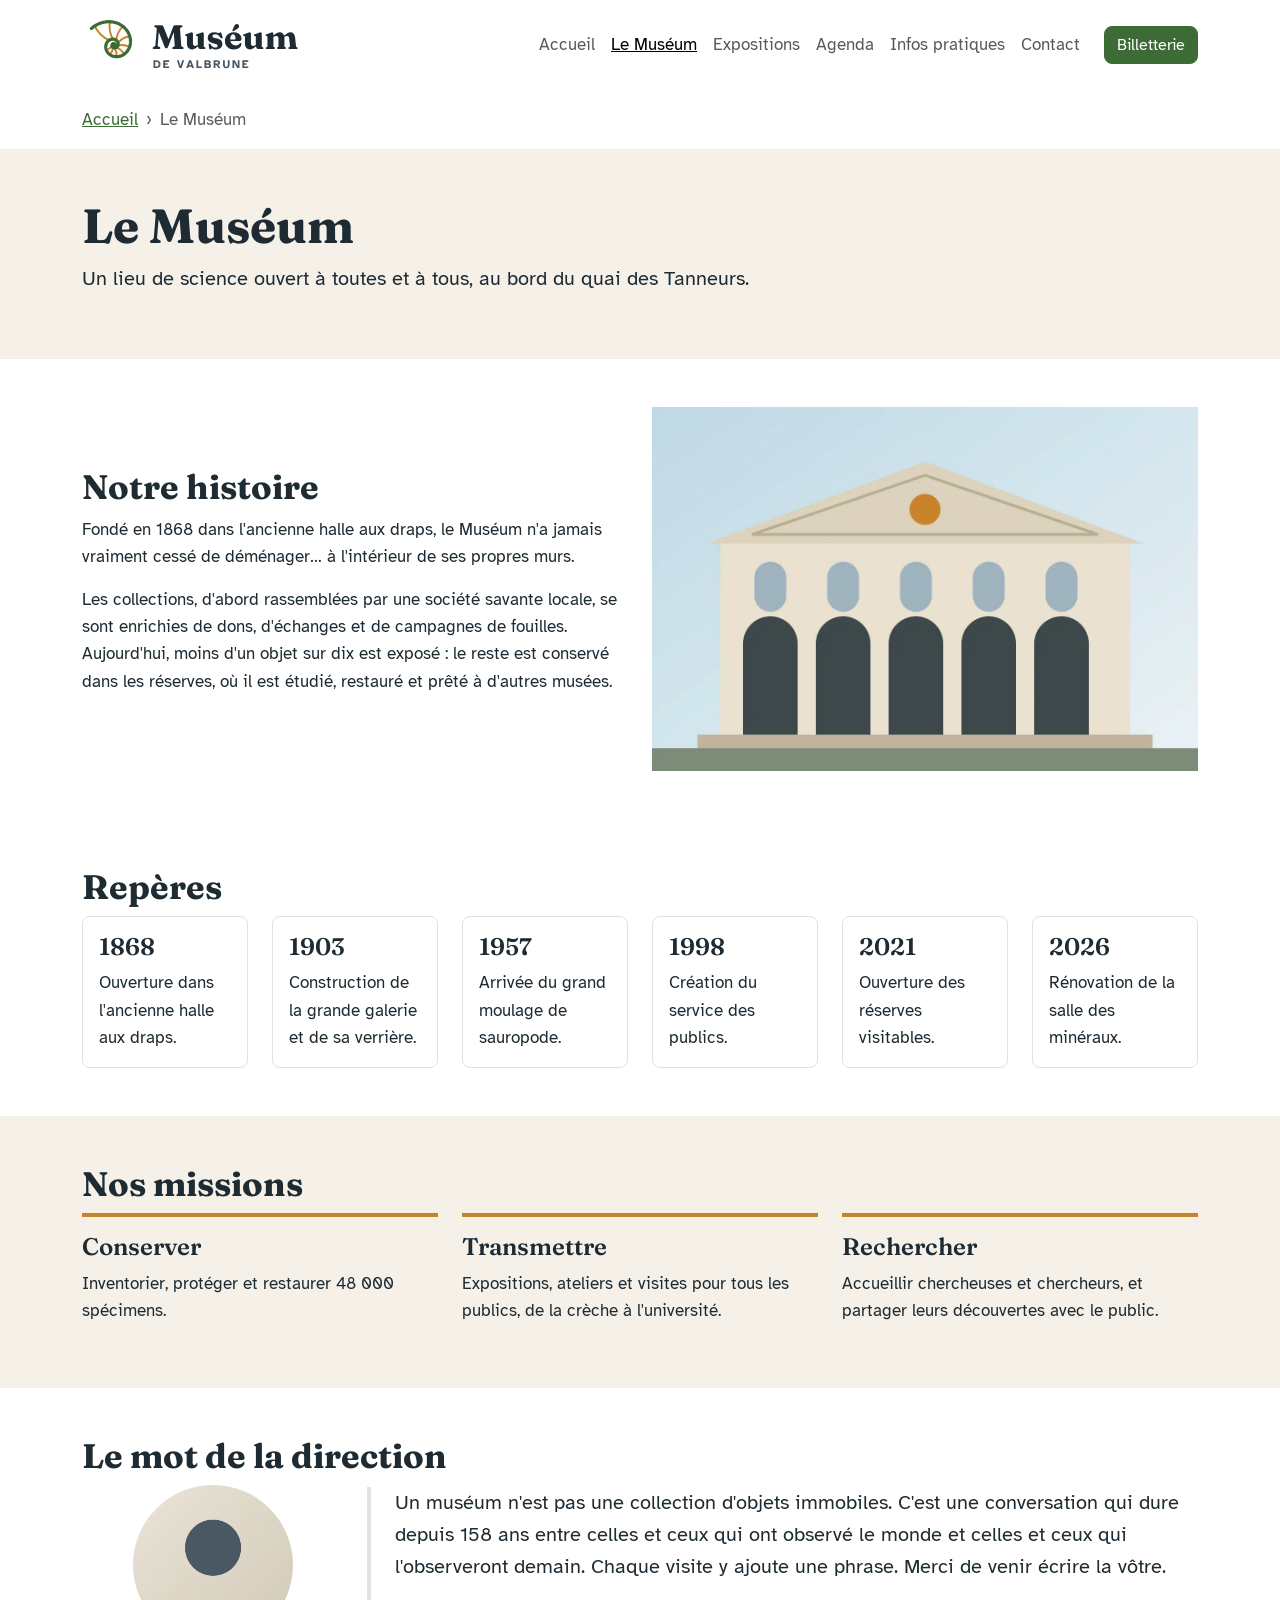
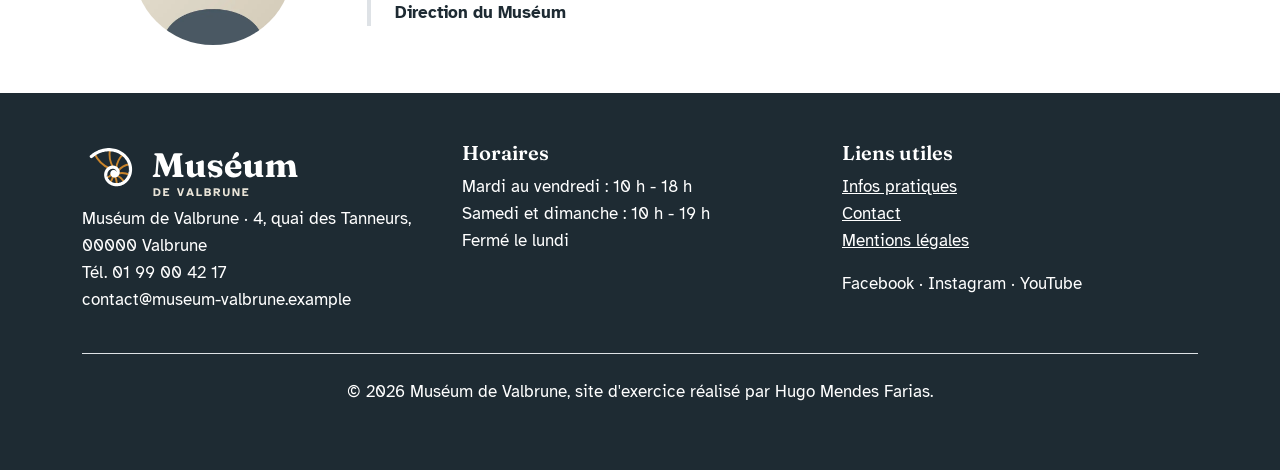
<file: le-museum.html>
<!doctype html>
<html lang="fr">

<head>
  <meta charset="utf-8">
  <meta name="viewport" content="width=device-width, initial-scale=1">
  <title>Le Muséum | Muséum de Valbrune</title>
  <meta name="description"
    content="Découvrez l'histoire du Muséum de Valbrune, ses collections, ses grandes dates et ses missions de conservation, de recherche et de transmission.">
  <link rel="icon" href="assets/img/favicon.svg" type="image/svg+xml">

  <link href="https://cdn.jsdelivr.net/npm/bootstrap@5.3.8/dist/css/bootstrap.min.css" rel="stylesheet"
    integrity="sha384-sRIl4kxILFvY47J16cr9ZwB07vP4J8+LH7qKQnuqkuIAvNWLzeN8tE5YBujZqJLB" crossorigin="anonymous">

  <link rel="stylesheet" href="assets/css/style.css">
</head>

<body>
  <a class="visually-hidden-focusable" href="#contenu">Aller au contenu</a>
  <header class="sticky-top bg-white">
    <nav class="navbar-expand-lg navbar" aria-label="Navigation principale">
      <div class="container">
        <a class="navbar-brand" href="index.html">
          <img src="assets/img/logo-museum-valbrune.svg" alt="Muséum de Valbrune" width="221" height="64">
        </a>
        <button class="navbar-toggler" type="button" data-bs-toggle="collapse" data-bs-target="#menu-principal"
          aria-controls="menu-principal" aria-expanded="false" aria-label="Ouvrir le menu">
          <span class="navbar-toggler-icon"></span>
        </button>
        <div class="collapse navbar-collapse" id="menu-principal">
          <ul class="navbar-nav ms-auto">
            <li class="nav-item"><a class="nav-link" href="index.html">Accueil</a></li>
            <li class="nav-item"><a class="nav-link active" href="le-museum.html" aria-current="page">Le
                Muséum</a></li>
            <li class="nav-item"><a class="nav-link" href="expositions.html">Expositions</a></li>
            <!-- Le client a demandé de ne pas mettre de lien vers Agenda pour le moment, en attendant la page Agenda du palier 3. -->
            <li class="nav-item"><span class="nav-link">Agenda</span></li>
            <li class="nav-item"><a class="nav-link" href="infos-pratiques.html">Infos pratiques</a></li>
            <li class="nav-item"><a class="nav-link" href="contact.html">Contact</a></li>
          </ul>
          <a class="btn btn-primary ms-lg-3" href="infos-pratiques.html#tarifs">Billetterie</a>
        </div>
      </div>
    </nav>
  </header>

  <main id="contenu">
    <div class="container pt-3">
      <nav aria-label="Fil d'Ariane">
        <ol class="breadcrumb">
          <li class="breadcrumb-item"><a href="index.html">Accueil</a></li>
          <li class="breadcrumb-item active" aria-current="page">Le Muséum</li>
        </ol>
      </nav>
    </div>

    <section class="mv-fond-craie py-5">
      <div class="container">
        <h1>Le Muséum</h1>
        <p class="lead">Un lieu de science ouvert à toutes et à tous, au bord du quai des Tanneurs.</p>
      </div>
    </section>

    <section class="py-5">
      <div class="container">
        <div class="row g-4 align-items-center">

          <div class="col-lg-6">
            <h2>Notre histoire</h2>
            <p>Fondé en 1868 dans l'ancienne halle aux draps, le Muséum n'a jamais vraiment cessé de
              déménager… à l'intérieur de ses propres murs.</p>
            <p>Les collections, d'abord rassemblées par une société savante locale, se sont enrichies de
              dons, d'échanges et de campagnes de fouilles. Aujourd'hui, moins d'un objet sur dix est
              exposé : le reste est conservé dans les réserves, où il est étudié, restauré et prêté à
              d'autres musées.</p>
          </div>

          <div class="col-lg-6">
            <img src="assets/img/museum-facade.webp" alt="Façade du Muséum" width="1200" height="800" class="img-fluid">
          </div>
        </div>
      </div>
    </section>

    <section class="py-5">
      <div class="container">
        <h2>Repères</h2>

        <div class="row g-4">
          <div class="col-md-4 col-lg-2">
            <div class="border rounded-3 p-3 h-100">
              <h3>1868</h3>
              <p class="mb-0">Ouverture dans l'ancienne halle aux draps.</p>
            </div>
          </div>

          <div class="col-md-4 col-lg-2">
            <div class="border rounded-3 p-3 h-100">
              <h3>1903</h3>
              <p class="mb-0">Construction de la grande galerie et de sa verrière.</p>
            </div>
          </div>

          <div class="col-md-4 col-lg-2">
            <div class="border rounded-3 p-3 h-100">
              <h3>1957</h3>
              <p class="mb-0">Arrivée du grand moulage de sauropode.</p>
            </div>
          </div>

          <div class="col-md-4 col-lg-2">
            <div class="border rounded-3 p-3 h-100">
              <h3>1998</h3>
              <p class="mb-0">Création du service des publics.</p>
            </div>
          </div>

          <div class="col-md-4 col-lg-2">
            <div class="border rounded-3 p-3 h-100">
              <h3>2021</h3>
              <p class="mb-0">Ouverture des réserves visitables.</p>
            </div>
          </div>

          <div class="col-md-4 col-lg-2">
            <div class="border rounded-3 p-3 h-100">
              <h3>2026</h3>
              <p class="mb-0">Rénovation de la salle des minéraux.</p>
            </div>
          </div>
        </div>
      </div>
    </section>

    <section class="mv-fond-craie py-5">
      <div class="container">
        <h2>Nos missions</h2>

        <div class="row g-4">
          <div class="col-md-4">
            <div class="mv-filet-ocre pt-3">
              <h3>Conserver</h3>
              <p>Inventorier, protéger et restaurer 48 000 spécimens.</p>
            </div>
          </div>

          <div class="col-md-4">
            <div class="mv-filet-ocre pt-3">
              <h3>Transmettre</h3>
              <p>Expositions, ateliers et visites pour tous les publics, de la crèche à l'université.</p>
            </div>
          </div>

          <div class="col-md-4">
            <div class="mv-filet-ocre pt-3">
              <h3>Rechercher</h3>
              <p>Accueillir chercheuses et chercheurs, et partager leurs découvertes avec le public.</p>
            </div>
          </div>
        </div>
      </div>
    </section>

    <section class="py-5">
      <div class="container">
        <h2>Le mot de la direction</h2>

        <div class="row g-4 align-items-center">

          <div class="col-lg-3 text-center">
            <!-- La fonction de la personne est déjà indiquée à côté du portrait, l'image n'a donc pas besoin de texte alternatif. -->
            <img src="assets/img/portrait-direction.webp" alt="" width="160" height="160" loading="lazy"
              class="rounded-circle">
          </div>

          <div class="col-lg-9">
            <figure class="border-start border-4 ps-4">
              <blockquote class="blockquote">
                <p>Un muséum n'est pas une collection d'objets immobiles. C'est une conversation qui
                  dure depuis 158 ans entre celles et ceux qui ont observé le monde et celles et ceux
                  qui l'observeront demain. Chaque visite y ajoute une phrase. Merci de venir écrire
                  la vôtre.</p>
              </blockquote>
              <figcaption class="fw-bold">Direction du Muséum</figcaption>
            </figure>
          </div>

        </div>
      </div>
    </section>

  </main>

  <footer class="mv-fond-encre py-5">
    <div class="container">

      <div class="row">

        <div class="col-md-4">
          <img src="assets/img/logo-museum-valbrune-blanc.svg" alt="Muséum de Valbrune" width="221" height="64">
          <address>
            Muséum de Valbrune · 4, quai des Tanneurs, 00000 Valbrune<br>
            Tél. 01 99 00 42 17<br>
            contact@museum-valbrune.example
          </address>
        </div>

        <div class="col-md-4">
          <h2 class="h5">Horaires</h2>
          <p>
            Mardi au vendredi : 10 h - 18 h<br>
            Samedi et dimanche : 10 h - 19 h<br>
            Fermé le lundi
          </p>
        </div>

        <div class="col-md-4">
          <h2 class="h5">Liens utiles</h2>
          <ul class="list-unstyled">
            <li><a href="infos-pratiques.html">Infos pratiques</a></li>
            <li><a href="contact.html">Contact</a></li>
            <li><a href="mentions-legales.html">Mentions légales</a></li>
          </ul>
          <p>Facebook · Instagram · YouTube</p>
        </div>
      </div>
      <p class="text-center border-top pt-4 mt-4">© 2026 Muséum de Valbrune, site d'exercice réalisé par Hugo
        Mendes Farias.</p>
    </div>
  </footer>

  <script src="https://cdn.jsdelivr.net/npm/bootstrap@5.3.8/dist/js/bootstrap.bundle.min.js"
    integrity="sha384-FKyoEForCGlyvwx9Hj09JcYn3nv7wiPVlz7YYwJrWVcXK/BmnVDxM+D2scQbITxI"
    crossorigin="anonymous"></script>
</body>

</html>
</file>
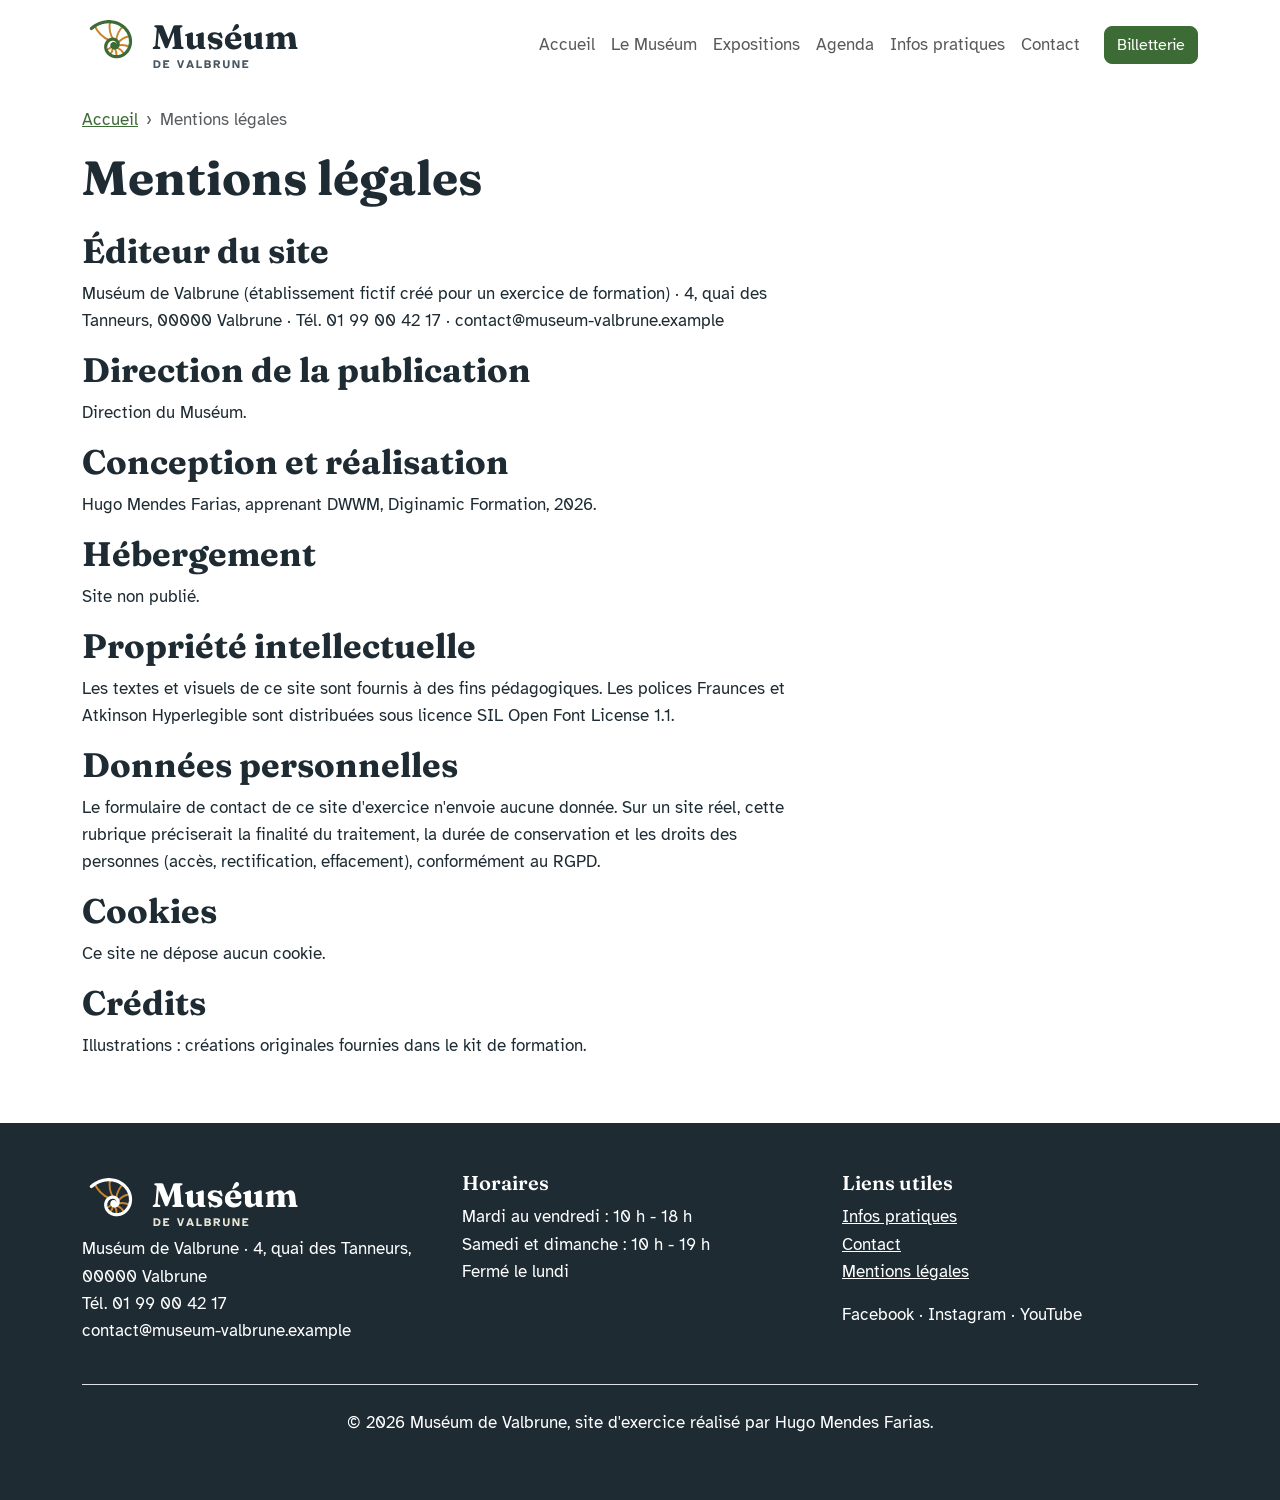
<file: mentions-legales.html>
<!doctype html>
<html lang="fr">

<head>
  <meta charset="utf-8">
  <meta name="viewport" content="width=device-width, initial-scale=1">
  <title>Mentions légales | Muséum de Valbrune</title>
  <meta name="description"
    content="Consultez les mentions légales du Muséum de Valbrune : éditeur, conception du site, propriété intellectuelle, données personnelles, cookies et crédits.">
  <link rel="icon" href="assets/img/favicon.svg" type="image/svg+xml">

  <link href="https://cdn.jsdelivr.net/npm/bootstrap@5.3.8/dist/css/bootstrap.min.css" rel="stylesheet"
    integrity="sha384-sRIl4kxILFvY47J16cr9ZwB07vP4J8+LH7qKQnuqkuIAvNWLzeN8tE5YBujZqJLB" crossorigin="anonymous">

  <link rel="stylesheet" href="assets/css/style.css">
</head>

<body>
  <a class="visually-hidden-focusable" href="#contenu">Aller au contenu</a>
  <header class="sticky-top bg-white">
    <nav class="navbar-expand-lg navbar" aria-label="Navigation principale">
      <div class="container">
        <a class="navbar-brand" href="index.html">
          <img src="assets/img/logo-museum-valbrune.svg" alt="Muséum de Valbrune" width="221" height="64">
        </a>
        <button class="navbar-toggler" type="button" data-bs-toggle="collapse" data-bs-target="#menu-principal"
          aria-controls="menu-principal" aria-expanded="false" aria-label="Ouvrir le menu">
          <span class="navbar-toggler-icon"></span>
        </button>
        <div class="collapse navbar-collapse" id="menu-principal">
          <ul class="navbar-nav ms-auto">
            <li class="nav-item"><a class="nav-link" href="index.html">Accueil</a></li>
            <li class="nav-item"><a class="nav-link" href="le-museum.html">Le Muséum</a></li>
            <li class="nav-item"><a class="nav-link" href="expositions.html">Expositions</a></li>
            <!-- Le client a demandé de ne pas mettre de lien vers Agenda pour le moment, en attendant la page Agenda du palier 3. -->
            <li class="nav-item"><span class="nav-link">Agenda</span></li>
            <li class="nav-item"><a class="nav-link" href="infos-pratiques.html">Infos pratiques</a></li>
            <li class="nav-item"><a class="nav-link" href="contact.html">Contact</a></li>
          </ul>
          <a class="btn btn-primary ms-lg-3" href="infos-pratiques.html#tarifs">Billetterie</a>
        </div>
      </div>
    </nav>
  </header>

  <main id="contenu">
    <div class="container pt-3">
      <nav aria-label="Fil d'Ariane">
        <ol class="breadcrumb">
          <li class="breadcrumb-item"><a href="index.html">Accueil</a></li>
          <li class="breadcrumb-item active" aria-current="page">Mentions légales</li>
        </ol>
      </nav>
    </div>

    <div class="container pb-5">
      <div class="row">
        <div class="col-lg-8">
          <h1 class="mb-4">Mentions légales</h1>

          <h2>Éditeur du site</h2>
          <p>
            Muséum de Valbrune (établissement fictif créé pour un exercice de formation) ·
            4, quai des Tanneurs, 00000 Valbrune ·
            Tél. 01 99 00 42 17 ·
            contact@museum-valbrune.example
          </p>

          <h2>Direction de la publication</h2>
          <p>Direction du Muséum.</p>

          <h2>Conception et réalisation</h2>
          <p>
            Hugo Mendes Farias, apprenant DWWM, Diginamic Formation, 2026.
          </p>

          <h2>Hébergement</h2>
          <p>Site non publié.</p>

          <h2>Propriété intellectuelle</h2>
          <p>
            Les textes et visuels de ce site sont fournis à des fins pédagogiques.
            Les polices Fraunces et Atkinson Hyperlegible sont distribuées sous licence
            SIL Open Font License 1.1.
          </p>

          <h2>Données personnelles</h2>
          <p>
            Le formulaire de contact de ce site d'exercice n'envoie aucune donnée.
            Sur un site réel, cette rubrique préciserait la finalité du traitement,
            la durée de conservation et les droits des personnes
            (accès, rectification, effacement), conformément au RGPD.
          </p>

          <h2>Cookies</h2>
          <p>Ce site ne dépose aucun cookie.</p>

          <h2>Crédits</h2>
          <p>Illustrations : créations originales fournies dans le kit de formation.</p>
        </div>
      </div>
    </div>
  </main>

  <footer class="mv-fond-encre py-5">
    <div class="container">

      <div class="row">

        <div class="col-md-4">
          <img src="assets/img/logo-museum-valbrune-blanc.svg" alt="Muséum de Valbrune" width="221" height="64">
          <address>
            Muséum de Valbrune · 4, quai des Tanneurs, 00000 Valbrune<br>
            Tél. 01 99 00 42 17<br>
            contact@museum-valbrune.example
          </address>
        </div>

        <div class="col-md-4">
          <h2 class="h5">Horaires</h2>
          <p>
            Mardi au vendredi : 10 h - 18 h<br>
            Samedi et dimanche : 10 h - 19 h<br>
            Fermé le lundi
          </p>
        </div>

        <div class="col-md-4">
          <h2 class="h5">Liens utiles</h2>
          <ul class="list-unstyled">
            <li><a href="infos-pratiques.html">Infos pratiques</a></li>
            <li><a href="contact.html">Contact</a></li>
            <li><a href="mentions-legales.html">Mentions légales</a></li>
          </ul>
          <p>Facebook · Instagram · YouTube</p>
        </div>
      </div>
      <p class="text-center border-top pt-4 mt-4">© 2026 Muséum de Valbrune, site d'exercice réalisé par Hugo
        Mendes Farias.</p>
    </div>
  </footer>

  <script src="https://cdn.jsdelivr.net/npm/bootstrap@5.3.8/dist/js/bootstrap.bundle.min.js"
    integrity="sha384-FKyoEForCGlyvwx9Hj09JcYn3nv7wiPVlz7YYwJrWVcXK/BmnVDxM+D2scQbITxI"
    crossorigin="anonymous"></script>
</body>

</html>
</file>
<file: assets/css/style.css>
/* ==========================================================================
   Muséum de Valbrune : feuille de style personnalisée
   Chargée APRÈS la feuille de style de Bootstrap (voir dossier technique).
   ========================================================================== */

/* --------------------------------------------------------------------------
   1. Polices auto-hébergées (fichiers dans assets/fonts/, licence SIL OFL 1.1)
   -------------------------------------------------------------------------- */
@font-face {
  font-family: "Fraunces";
  src: url("../fonts/fraunces-latin-600-normal.woff2") format("woff2");
  font-weight: 600;
  font-style: normal;
  font-display: swap;
}

@font-face {
  font-family: "Fraunces";
  src: url("../fonts/fraunces-latin-700-normal.woff2") format("woff2");
  font-weight: 700;
  font-style: normal;
  font-display: swap;
}

@font-face {
  font-family: "Atkinson Hyperlegible";
  src: url("../fonts/atkinson-hyperlegible-latin-400-normal.woff2") format("woff2");
  font-weight: 400;
  font-style: normal;
  font-display: swap;
}

@font-face {
  font-family: "Atkinson Hyperlegible";
  src: url("../fonts/atkinson-hyperlegible-latin-400-italic.woff2") format("woff2");
  font-weight: 400;
  font-style: italic;
  font-display: swap;
}

@font-face {
  font-family: "Atkinson Hyperlegible";
  src: url("../fonts/atkinson-hyperlegible-latin-700-normal.woff2") format("woff2");
  font-weight: 700;
  font-style: normal;
  font-display: swap;
}

/* --------------------------------------------------------------------------
   2. Variables de la charte
   -------------------------------------------------------------------------- */
:root {
  --mv-encre: #1E2B33;
  --mv-ocre: #C9842B;
  --mv-craie: #F5F1E8;
  --mv-lichen: #3D6B35;
  --mv-lichen-fonce: #30562A;
  --mv-ardoise: #4A5763;
  --bs-body-font-family: "Atkinson Hyperlegible", system-ui, sans-serif;
  --bs-body-font-size: 1.0625rem;
  --bs-body-line-height: 1.6;
  --bs-border-radius: 0.5rem;
  --bs-body-color: var(--mv-encre);

  /* Évite que les liens Bootstrap s'affichent en bleu au lieu du vert de la charte, comme dans le sommaire. */
  --bs-link-color-rgb: 61, 107, 53;
  --bs-link-hover-color-rgb: 48, 86, 42;
  --bs-link-color: var(--mv-lichen);
  --bs-link-hover-color: var(--mv-lichen-fonce);
}

/* --------------------------------------------------------------------------
   3. Vos styles
   -------------------------------------------------------------------------- */
.mv-hero {
  min-height: 440px;
  /* Garde un fond sombre si l'image du bandeau ne se charge pas, pour que le texte blanc reste lisible. */
  background-color: var(--mv-encre);
}

.mv-fond-encre {
  background-color: var(--mv-encre);
  color: #FFFFFF;
}

/* Évite que les liens soient difficiles à lire sur le fond foncé du footer. */
.mv-fond-encre a {
  color: #FFFFFF;
}

.mv-badge {
  background-color: var(--mv-ocre);
  color: var(--mv-encre);
}

.mv-chiffre {
  color: var(--mv-ocre);
}

.mv-fond-craie {
  background-color: var(--mv-craie);
}

.breadcrumb {
  --bs-breadcrumb-divider: "›";
}

h1,
h2,
h3,
.h1,
.h2,
.h3 {
  font-family: "Fraunces", Georgia, serif;
}

.btn-primary {
  --bs-btn-bg: var(--mv-lichen);
  --bs-btn-border-color: var(--mv-lichen);
  --bs-btn-hover-bg: var(--mv-lichen-fonce);
  --bs-btn-hover-border-color: var(--mv-lichen-fonce);
  --bs-btn-active-bg: var(--mv-lichen-fonce);
  --bs-btn-active-border-color: var(--mv-lichen-fonce);

  /* Remplace le halo bleu par un halo vert pour rester cohérent avec les couleurs de la charte. */
  --bs-btn-focus-shadow-rgb: 61, 107, 53;
}

h1,
.h1 {
  font-size: 2.25rem;
  font-weight: 700;
}

h2,
.h2 {
  font-size: 2.125rem;
  font-weight: 700;
}

h3,
.h3 {
  font-size: 1.5rem;
  font-weight: 600;
}

/* Respecte les tailles de h1 prévues par la charte : 36px sur mobile et 48px sur ordinateur, avec 768px comme limite entre les deux maquettes. */
@media (min-width: 768px) {
  h1,
  .h1 {
    font-size: 3rem;
  }
}

.small {
  font-size: 0.875rem;
  color: var(--mv-ardoise);
}

/* Souligne le lien actif comme sur la maquette pour ne pas indiquer la page uniquement avec une couleur. */
.navbar-nav .nav-link.active {
  text-decoration: underline;
}

/* Permet d'aligner le premier lien du sommaire avec le début du contenu, comme sur la maquette. */
.mv-sommaire .nav-link {
  text-decoration: underline;
  padding-left: 0;
}

.mv-filet-ocre {
  border-top: 4px solid var(--mv-ocre);
}

/* Évite que le header fixe cache le titre quand on clique sur un lien d'ancre. */
html {
  scroll-padding-top: 6.25rem;
}
</file>
